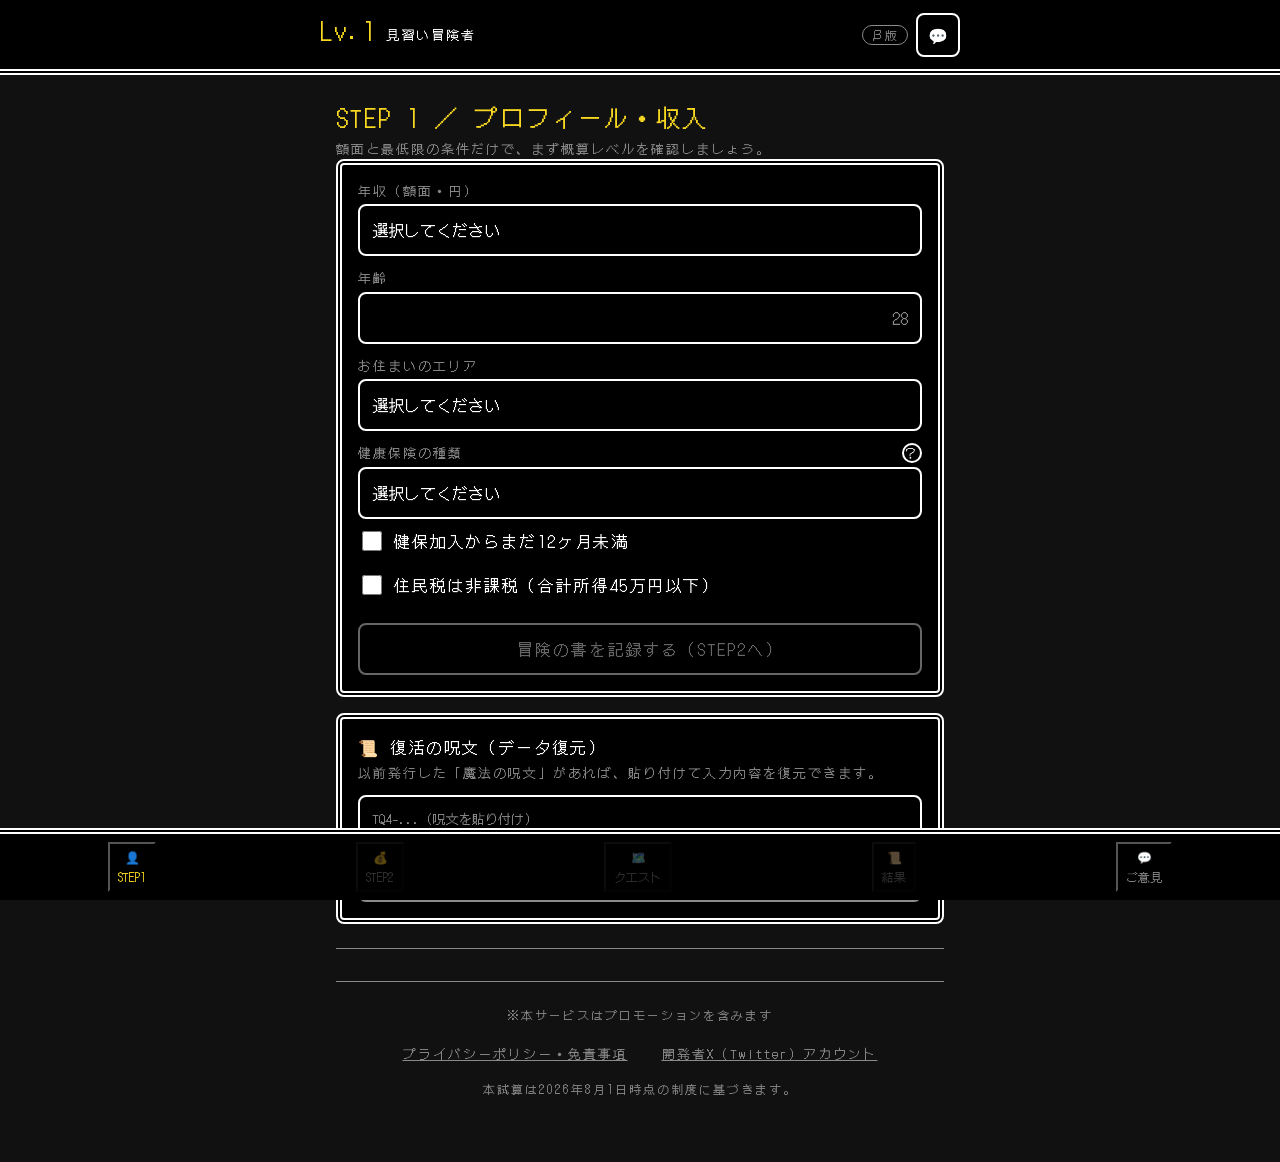
<file: index.html>
<!DOCTYPE html>
<html lang="ja">
<head>
<meta charset="UTF-8">
<meta name="viewport" content="width=device-width, initial-scale=1, viewport-fit=cover">
<!-- §7.5 SEO・OGP：タイトル・説明文はSPEC記載の確定文言をそのまま使用する。
     ★「FP監修」の表記は実際に監修者を立てた場合のみ正しい。ダミーのまま公開しないこと（要確認・報告済み） -->
<title>【β版】FP監修｜手取り最大化シミュレーター てどりクエスト</title>
<meta name="description" content="【自分の手取りレベルがわかる！】公的保障を自動判定！無駄な固定費を削ってレベルを上げる完全無料Webアプリ。">

<!-- ★独自ドメイン tedori-quest.com の取得・Cloudflareへの紐づけが完了し、本番URLとして確定した
     （2026-08-08）。og:url・canonical とも本番の絶対URLで統一する。 -->
<link rel="canonical" href="https://tedori-quest.com/">

<!-- OGP -->
<meta property="og:type" content="website">
<meta property="og:site_name" content="てどりクエスト">
<meta property="og:title" content="【β版】FP監修｜手取り最大化シミュレーター てどりクエスト">
<meta property="og:description" content="【自分の手取りレベルがわかる！】公的保障を自動判定！無駄な固定費を削ってレベルを上げる完全無料Webアプリ。">
<meta property="og:url" content="https://tedori-quest.com/">
<!-- ★og:image は1200×630pxの画像ファイルが必要。URL自体は本番ドメイン確定済みだが、
     画像ファイル本体（og-image.png）はまだ用意できていない（要確認・報告済み） -->
<meta property="og:image" content="https://tedori-quest.com/og-image.png">
<meta property="og:image:width" content="1200">
<meta property="og:image:height" content="630">
<meta property="og:locale" content="ja_JP">
<meta name="twitter:card" content="summary_large_image">
<meta name="twitter:title" content="【β版】FP監修｜手取り最大化シミュレーター てどりクエスト">
<meta name="twitter:description" content="【自分の手取りレベルがわかる！】公的保障を自動判定！無駄な固定費を削ってレベルを上げる完全無料Webアプリ。">
<meta name="twitter:image" content="https://tedori-quest.com/og-image.png">

<!-- ファビコン。β版は画像素材を持たないため絵文字ベースのSVGで代替する（§6.2.13：テキスト・絵文字のみで構成する方針と整合） -->
<link rel="icon" type="image/svg+xml" href="./favicon.svg">
<link rel="apple-touch-icon" href="./favicon.svg">
<link rel="manifest" href="./manifest.json">
<meta name="theme-color" content="#000000">

<!-- ★クラシックRPG風デザイン改修（2026-08-08）：ドット絵風フォント「DotGothic16」をGoogle Fontsから読み込む。
     js/vendor.js経由ではなくCSSフォントのため、ここに直接記載する（Node-Ready原則はJSのCDN読み込みが対象）。 -->
<link rel="preconnect" href="https://fonts.googleapis.com">
<link rel="preconnect" href="https://fonts.gstatic.com" crossorigin>
<link href="https://fonts.googleapis.com/css2?family=DotGothic16&display=swap" rel="stylesheet">

<link rel="stylesheet" href="./style.css">

<!-- §7.6 アナリティクス：Cloudflare Web Analytics（Cookieレス・同意バナー不要）。
     ★data-cf-beacon のトークンは Cloudflare Pages 側でサイト登録後に発行される値に
       差し替えること。REPLACE_WITH_CLOUDFLARE_WEB_ANALYTICS_TOKEN のままだと計測は機能しないため、
       サイト登録後に実トークンへ差し替えること。値を直書きせず環境で管理する方式への変更は
       別途検討する。 -->
<script defer src="https://static.cloudflareinsights.com/beacon.min.js"
        data-cf-beacon='{"token": "REPLACE_WITH_CLOUDFLARE_WEB_ANALYTICS_TOKEN"}'></script>
</head>
<body>

<!-- ============================================================
     常時可視ヘッダー（position:sticky で追従）。画面3のクエスト解呪時の
     レベルアップ演出（js/app.js triggerLevelUpEffect）もここに適用する。
     ============================================================ -->
<header class="app-header">
  <div class="app-header__inner">
    <div class="app-header__row">
      <div>
        <span class="app-header__level" data-level-display>Lv.<span data-bind="text:displayLevel">1</span></span>
        <span class="app-header__rank" data-bind="text:rankTitle">見習い冒険者</span>
      </div>
      <div style="display:flex; align-items:center; gap:.5rem;">
        <span class="app-header__badge">β版</span>
        <button type="button" class="btn-icon" data-action="openFeedback" aria-label="ご意見・ご要望を送る">💬</button>
      </div>
    </div>
    <!-- ★レベル進捗ゲージ（画面3・4専用。js/ui.js の syncHeaderGauge が管理）。
         画面1・2では入力中にレベルが動かない仕様のため、ここは非表示になる（hidden属性で制御）。 -->
    <div class="progress" data-level-gauge><div class="progress__fill"></div></div>
  </div>
</header>

<main>

  <!-- ============================================================
       画面1／STEP1：プロフィール・収入入力
       ============================================================ -->
  <section class="screen" data-screen="1">
    <h2>STEP 1 ／ プロフィール・収入</h2>
    <p class="section-lead">額面と最低限の条件だけで、まず概算レベルを確認しましょう。</p>

    <div class="card">
      <div class="field">
        <label class="field__label" for="in-annualSalary">年収（額面・円）</label>
        <select id="in-annualSalary" class="input input--select" data-model="userProfile.annualSalary"
                data-annual-salary-select></select>
      </div>
      <div class="field">
        <label class="field__label" for="in-age">年齢</label>
        <input id="in-age" type="text" inputmode="numeric" pattern="[0-9,]*" class="input"
               placeholder="28" autocomplete="off" enterkeyhint="done"
               data-model="userProfile.age" data-composing="0">
      </div>
      <div class="field">
        <label class="field__label" for="in-area">お住まいのエリア</label>
        <select id="in-area" class="input input--select" data-model="userProfile.area">
          <option value="" disabled selected>選択してください</option>
          <option value="tokyo">東京都</option>
          <option value="osaka">大阪府</option>
          <option value="urban">地方主要都市</option>
          <option value="other">その他地域</option>
        </select>
      </div>

      <!-- ★新クエスト【都市部のマイカー（過剰装備）】：エリアが東京都・大阪府の時のみ表示する。
           表示切替はjs/ui.jsのrender()内で state.userProfile.area を見て同期する
           （data-conditional-field="hasCar" の既存欄と同じ仕組み。状態駆動にすることで
           ページ再読込・呪文復元直後でも正しい表示状態を再現できる）。 -->
      <div id="urban-area-container" data-conditional-field="urbanArea" hidden style="margin-top: 10px;">
          <label class="rpg-checkbox-label">
              <input type="checkbox" id="urban-area-check" data-model="userProfile.isUrbanAreaCar">
              <span class="rpg-checkbox-text">東京23区、または大阪市内に住んでいる</span>
          </label>
      </div>

      <div class="field">
        <div class="field__label-row">
          <label class="field__label" for="in-insuranceType">健康保険の種類</label>
          <details class="tip">
            <summary aria-label="ヒントを見る">？</summary>
            <p class="tip__text">協会けんぽは中小企業で一般的です。健康保険組合（大企業などに多い）の場合、会社独自の「付加給付」があり、医療費の自己負担がさらに少なくなる（月2.5万円上限など）ケースがあります。</p>
          </details>
        </div>
        <select id="in-insuranceType" class="input input--select" data-model="userProfile.insuranceType">
          <option value="" disabled selected>選択してください</option>
          <option value="association">協会けんぽ</option>
          <option value="kumiai">健康保険組合</option>
        </select>
      </div>
      <label class="field-check">
        <input type="checkbox" data-model="userProfile.isUnderOneYear">
        健保加入からまだ12ヶ月未満
      </label>
      <label class="field-check">
        <input type="checkbox" data-model="userProfile.isResidentTaxExempt">
        住民税は非課税（合計所得45万円以下）
      </label>

      <button type="button" class="btn btn--block" style="margin-top:1rem;" data-action="startDiagnosis" data-requires-step1 disabled>
        冒険の書を記録する（STEP2へ）
      </button>
    </div>

    <!-- ★最終結果画面（旧画面4）から移動（ユーザーテストフィードバック改修・2026-08-08）：
         データ復元はプロフィール入力の近くにある方が発見しやすいため。 -->
    <div class="card">
      <p class="card__title">📜 復活の呪文（データ復元）</p>
      <p class="section-lead">以前発行した「魔法の呪文」があれば、貼り付けて入力内容を復元できます。</p>
      <div class="field spell-restore">
        <input type="text" class="input" placeholder="TQ4-...（呪文を貼り付け）" aria-label="魔法の呪文を貼り付けて復元" id="in-spell-code">
        <button type="button" class="btn btn--ghost" data-action="restoreSpell">復元</button>
      </div>
    </div>
  </section>

  <!-- ============================================================
       画面2／STEP2：固定費入力（公的保障診断・通信・保険・サブスク・家賃・車）
       ============================================================ -->
  <section class="screen" data-screen="2" hidden>
    <h2>STEP 2 ／ 固定費入力</h2>
    <p class="section-lead">現状の金額を入力すると、全国平均・理想の目標値との差からクエストが自動生成されます。</p>

    <!-- --- 公的保障の診断（STEP1の収入から自動算出） --- -->
    <div class="card">
      <p class="card__title">💊 高額療養費の自己負担上限（月額）</p>
      <p class="data-value">
        ¥<span data-bind="text:selfPayCap">0</span>
      </p>
    </div>
    <div class="card">
      <p class="card__title">🛡️ 傷病手当金の日額</p>
      <p class="data-value">
        ¥<span data-bind="text:injuryDaily">0</span> / 日
      </p>
      <p class="section-lead">通算1年6ヶ月まで支給されます（連続3日の待期後・4日目から）。</p>
    </div>

    <!-- --- 通信費（スマホ） ---
         ★ざっくり選択方式（フェーズ4・2026-08-09）：正確な円額入力からレンジ選択に変更した。
           目安バー（cost-bar）は実額前提のため廃止し、選択したレンジのラベル自体が
           目安として機能する。 -->
    <div class="card">
      <p class="card__title">📶 通信費（スマホ）</p>
      <div class="field">
        <label class="field__label" for="telecom">現状（月額）</label>
        <select id="telecom" class="input input--select" data-model="fixedCosts.smartphone">
          <option value="" selected disabled>選択してください</option>
          <option value="10000_over">10,000円以上</option>
          <option value="5000_9999">5,000円〜9,999円</option>
          <option value="4999_under">4,999円以下</option>
          <option value="unknown">わからない / 調べていない</option>
        </select>
      </div>
    </div>

    <!-- --- 光回線・通信費（ざっくり選択方式） --- -->
    <div class="card">
      <p class="card__title">🌐 光回線・通信費（月額）</p>
      <div class="field">
        <label class="field__label" for="internet">現状（月額。契約なしの場合は「わからない」を選択）</label>
        <select id="internet" class="input input--select" data-model="fixedCosts.internetMonthly">
          <option value="" selected disabled>選択してください</option>
          <option value="6000_over">6,000円以上</option>
          <option value="4000_5999">4,000円〜5,999円</option>
          <option value="3999_under">3,999円以下</option>
          <option value="unknown">わからない / 未契約</option>
        </select>
      </div>
    </div>

    <!-- --- 医療保険（ざっくり選択方式） --- -->
    <div class="card">
      <p class="card__title">🏥 医療保険</p>
      <div class="field">
        <div class="field__label-row">
          <label class="field__label" for="medical_insurance">現状（月額）</label>
          <details class="tip">
            <summary aria-label="ヒントを見る">？</summary>
            <p class="tip__text">公的医療保険（高額療養費制度など）があるため、本当に民間の医療保険が必要か見直す余地があります。生命保険料控除で税金が安くなるからと加入する方もいますが、戻ってくる税金よりも支払う保険料の方が高くなるため、節税目的での加入はおすすめしません。</p>
          </details>
        </div>
        <select id="medical_insurance" class="input input--select" data-model="fixedCosts.medicalInsurance">
          <option value="" selected disabled>選択してください</option>
          <option value="20000_over">20,000円以上</option>
          <option value="10000_19999">10,000円〜19,999円</option>
          <option value="5000_9999">5,000円〜9,999円</option>
          <option value="4999_under">4,999円以下</option>
          <option value="unknown">わからない / 未加入</option>
        </select>
      </div>
    </div>

    <!-- --- 火災保険（ざっくり選択方式） --- -->
    <div class="card">
      <p class="card__title">🔥 火災保険（家財保険）</p>
      <div class="field">
        <div class="field__label-row">
          <label class="field__label" for="fire_insurance">現状（月額換算）</label>
          <details class="tip">
            <summary aria-label="ヒントを見る">？</summary>
            <p class="tip__text">賃貸の契約時に不動産屋で加入した場合、月833円（年額1万円）相当のプランに入らされていることが一般的です。</p>
          </details>
        </div>
        <select id="fire_insurance" class="input input--select" data-model="fixedCosts.fireInsurance">
          <option value="" selected disabled>選択してください</option>
          <option value="1000_over">1,000円以上（2年で2.4万円以上）</option>
          <option value="500_999">500円〜999円（2年で1〜2万円台）</option>
          <option value="499_under">499円以下（2年で1万円未満）</option>
          <option value="unknown">わからない / 調べていない</option>
        </select>
      </div>
    </div>

    <!-- --- NHK受信料 --- -->
    <div class="card">
      <p class="card__title">📺 NHK受信料</p>
      <div class="field">
        <label class="field__label" for="in-nhkPlan">契約状況</label>
        <select id="in-nhkPlan" class="input input--select" data-model="fixedCosts.nhkPlan">
          <option value="none" selected>支払いなし</option>
          <option value="terrestrial">地上契約（月1,100円）</option>
          <option value="satellite">衛星契約（月1,950円）</option>
        </select>
      </div>

      <div class="cost-bar" data-cost-bar="nhk">
        <div class="cost-bar__track">
          <div class="cost-bar__fill"></div>
          <span class="cost-bar__marker cost-bar__marker--average" data-cost-marker="average"></span>
          <span class="cost-bar__marker cost-bar__marker--ideal" data-cost-marker="ideal"></span>
        </div>
        <div class="cost-bar__legend">
          <span>理想 0円</span>
          <span>全国平均 ¥1,950</span>
        </div>
      </div>
    </div>

    <!-- --- サブスクリプション ---
         ★UI刷新（ゲーミフィケーション改修v3・2026-08-08）：ラジオボタンのハードコードUIを廃止し、
           SUBSCRIPTION_PLANS を唯一の情報源としてアコーディオン＋チェックボックス＋
           プログレッシブディスクロージャー方式へ全面刷新した。カテゴリ・サービス・プランの
           DOM構造は js/ui.js populateSubscriptionAccordion() が起動時に一度だけ組み立てる
           （静的データのため差分描画の対象外。以後は checked/select値/バッジのみ同期する）。 -->
    <div class="card">
      <p class="card__title">🎬 デジタルサブスク</p>
      <p class="section-lead">契約しているサービスに [*] を入れると、プランを選べます。</p>

      <div class="sub-accordion-group" data-sub-categories></div>

      <p class="empty-state" data-bind="toggle:hasSubscription">
        ✅ サブスクを選択しています。上のカテゴリから内容を確認・変更できます。
      </p>

      <!-- ★索敵クエスト：サブスクの明細を見ていない（わからない）場合の独立チェックボックス。
           既存の.field/data-modelパターンと同じ状態保存の仕組みに乗せる（js/calc.js
           evaluateSubscriptionQuests参照）。 -->
      <label class="rpg-checkbox-label" style="margin-top: 15px; padding: 10px; border: 1px dashed #F8D820; border-radius: 8px;">
          <input type="checkbox" id="sub-unknown-check" data-model="selections.subscriptionUnknown">
          <span class="rpg-checkbox-text" style="color: #F8D820;">サブスクの明細を見ていない（わからない）</span>
      </label>

      <!-- ★リアル課金（手動入力）。ジム・習い事など、定額プランに当てはまらない契約を受ける枠。
           config.js OTHER_SUBSCRIPTION_PRESETS（＋「その他」自由入力1行）を、デジタル版と同じ
           アコーディオン＋RPG風チェックボックスで並べる（js/ui.js populateRealChargeAccordion）。
           数値・ラベルの入力欄自体は data-other-sub-id/data-other-sub-field の既存デリゲーションを
           そのまま流用する（フォーカス中の入力欄には書き戻さない＝CLAUDE.md 制約5）。 -->
      <details class="sub-category" style="margin-top:1rem;">
        <summary>
          <span>▶ リアル課金（手動入力）</span>
          <span class="sub-badge" data-real-charge-badge></span>
        </summary>
        <div class="sub-category__body" data-real-charge-list></div>
      </details>

      <div class="cost-bar" data-cost-bar="subscriptions" style="margin-top:1rem;">
        <div class="cost-bar__track">
          <div class="cost-bar__fill"></div>
          <span class="cost-bar__marker cost-bar__marker--average" data-cost-marker="average"></span>
          <span class="cost-bar__marker cost-bar__marker--ideal" data-cost-marker="ideal"></span>
        </div>
        <div class="cost-bar__legend">
          <span>理想 1,000円以下</span>
          <span>全国平均 ¥2,500</span>
        </div>
      </div>
    </div>

    <!-- --- 家賃（参考枠・レベル非算入） ---
         🔴 家賃を見直してもレベルは上がらないため、視覚的にも分離し「参考」と明記する。 -->
    <div class="card">
      <p class="card__title">🏠 家賃（参考）</p>
      <p class="section-lead">
        ※ 家賃はレベルの計算に含まれません（引っ越し初期費用が高いため、参考情報として分離しています）。
      </p>
      <div class="field">
        <label class="field__label" for="in-rent">家賃（円）</label>
        <input id="in-rent" type="text" inputmode="numeric" pattern="[0-9,]*" class="input"
               placeholder="59,000" autocomplete="off" enterkeyhint="done"
               data-model="fixedCosts.rent" data-composing="0">
        <p class="help-text" style="font-size: 0.8em; color: #666; margin-top: 4px;">※おおよその金額でOK！</p>
      </div>

      <!-- ★常時表示の適正判定メーター。差額が0円/超過なしの場合でも
           「多め・適正・控えめ」を必ず表示する（金額が動くたびに再計算される）。 -->
      <p class="rent-meter__verdict" data-bind="text:rentJudgeText">エリアと家賃を入力すると判定が表示されます</p>
      <div class="rent-meter">
        <div class="rent-meter__bar" data-bind="progress:rentMeterPct">
          <div class="rent-meter__fill"></div>
          <span class="rent-meter__marker rent-meter__marker--average" data-rent-marker="average"></span>
          <span class="rent-meter__marker rent-meter__marker--limit" data-rent-marker="limit"></span>
        </div>
        <div class="rent-meter__legend">
          <span><i class="rent-meter__dot rent-meter__dot--average" aria-hidden="true"></i>地域平均 ¥<span data-bind="text:rentAreaAverage">0</span></span>
          <span><i class="rent-meter__dot rent-meter__dot--limit" aria-hidden="true"></i>上限目安（手取りの30%）</span>
        </div>
      </div>

      <p class="section-lead" style="margin-top:.75rem;">
        地域平均との差額：¥<span data-bind="text:rentOverMarket">0</span> / 月
      </p>
      <p class="section-lead">
        引っ越し費用の回収年数：<span data-bind="text:rentPaybackYears">—</span> 年
      </p>
    </div>

    <!-- --- 自動車（保険・駐車場代）。家賃の直下に配置 --- -->
    <div class="card">
      <p class="card__title">🚗 自動車保険・駐車場代</p>
      <label class="field-check">
        <input type="checkbox" data-model="fixedCosts.hasCar">
        自動車を所有している
      </label>

      <div data-conditional-field="hasCar" hidden>
        <div class="field">
          <label class="field__label" for="car_insurance">自動車保険（月額換算）</label>
          <select id="car_insurance" class="input input--select" data-model="fixedCosts.carInsurance">
            <option value="" selected disabled>選択してください</option>
            <option value="10000_over">10,000円以上</option>
            <option value="5000_9999">5,000円〜9,999円</option>
            <option value="4999_under">4,999円以下</option>
            <option value="unknown">わからない / 車なし</option>
          </select>
        </div>

        <div class="field">
          <label class="field__label" for="in-parking">駐車場代（月額）</label>
          <input id="in-parking" type="text" inputmode="numeric" pattern="[0-9,]*" class="input"
                 placeholder="8,000" autocomplete="off" enterkeyhint="done"
                 data-model="fixedCosts.parking" data-composing="0">
        </div>
        <div class="cost-bar" data-cost-bar="parking">
          <div class="cost-bar__track">
            <div class="cost-bar__fill"></div>
            <span class="cost-bar__marker cost-bar__marker--average" data-cost-marker="average"></span>
          </div>
          <div class="cost-bar__legend">
            <span data-cost-average-label>エリア平均 ¥8,000</span>
            <span>※駐車場代はクエスト判定の対象外です</span>
          </div>
        </div>
      </div>
    </div>

    <!-- --- EX装備確認（クレジットカード）：エクストラクエスト フェーズ1 ---
         ★任意入力。回答はstate.selections.exCreditに保存するのみで、判定ロジックは
           後続フェーズで実装する（今回はUIとState保存まで）。 -->
    <div class="card">
      <p class="card__title card__title--ex">▼ 【EX】現在の装備（クレジットカード）の確認</p>
      <p class="section-lead">
        ここから先は、より手取りを増幅させたい者向けの「任意の」質問だ。答えなくても冒険は進められるが、答えておけば後でいいことがあるかもしれないぞ。
      </p>
      <div class="field">
        <label class="field__label" for="credit-main">メインカード（一番よく使うカード）の特徴</label>
        <select id="credit-main" class="input input--select" data-model="selections.exCredit.main">
          <option value="none">未選択</option>
          <option value="low_rate">還元率0.5%前後、またはよくわからない</option>
          <option value="unreached_100">年間100万円利用で無料・特典があるが、届くか微妙</option>
          <option value="unreached_hotel">ホテル宿泊・マイル特化の高額年会費だが、元が取れているか微妙</option>
          <option value="high_rate">還元率1.0%以上の高還元カード</option>
        </select>
      </div>
      <div class="field">
        <label class="field__label" for="credit-sub">使っていないカード（休眠カード）の有無</label>
        <select id="credit-sub" class="input input--select" data-model="selections.exCredit.sub">
          <option value="none">未選択</option>
          <option value="has_sleep">使っていないが、年会費がかかっている（または把握していない）カードがある</option>
          <option value="no_sleep">使っていないカードはない／年会費無料のみ</option>
        </select>
      </div>
    </div>

    <!-- --- EX装備確認（税金対策・錬金術）：ふるさと納税／iDeCo ---
         ★任意入力。回答はstate.selections.furusato/idecoに保存し、js/selectors.jsが
           isExtra:trueのEXクエストとして生成する（未習得の場合のみ）。既存の.field/data-model
           の状態保存パターンをそのまま流用する（専用のイベントリスナーは追加しない）。 -->
    <div class="card">
      <h3 style="color: #F8D820; margin-top: 20px; font-size: 1.1em;">▼ 【EX】高度な錬金術（税金対策）の習得状況</h3>
      <p class="help-text" style="font-size: 0.8em; margin-bottom: 10px;">※分からなければ「未習得」で進んで構わないぞ。</p>
      <div class="field">
        <label class="field__label" for="furusato">ふるさと納税</label>
        <select id="furusato" class="input input--select" data-model="selections.furusato">
          <option value="none">未選択</option>
          <option value="doing">習得済（毎年やっている）</option>
          <option value="not_doing">未習得 / わからない</option>
        </select>
      </div>
      <div class="field">
        <label class="field__label" for="ideco">iDeCo（確定拠出年金）</label>
        <select id="ideco" class="input input--select" data-model="selections.ideco">
          <option value="none">未選択</option>
          <option value="doing">習得済（やっている）</option>
          <option value="not_doing">未習得 / わからない</option>
        </select>
      </div>
    </div>

    <button type="button" class="btn btn--block" style="margin-top:1.5rem;" data-action="generateQuests">
      クエストへ行く
    </button>
    <button type="button" class="btn btn--ghost btn--block" style="margin-top:.75rem;" data-action="goToScreen1">
      ← 戻る
    </button>
  </section>

  <!-- ============================================================
       画面3：クエスト一覧とレベルアップ可視化
       ============================================================ -->
  <section class="screen" data-screen="3" hidden>
    <h2>クエスト一覧</h2>
    <p class="section-lead">
      発見された魔道障壁の合計節約可能額：¥<span data-bind="text:questTotalSaving">0</span> / 月
    </p>
    <p class="section-lead">アコーディオンの「解呪完了」をチェックするたびにレベルが上がります。上部のレベル表示に注目してください。</p>

    <!-- クエストは js/selectors.js buildQuestList() の結果から js/ui.js が動的生成する
         （固定費クエスト＋クレジットカードクエスト。QUEST_CATALOG の静的転記ではない）。
         0件の場合は伝説の勇者カードを表示する（data-legendary-hero）。
         ★固定費が未入力（合計0円）の初期状態では、結果エリア全体を非表示にする
         （toggle:hasFixedCostInput）。 -->
    <div data-bind="toggle:hasFixedCostInput">
      <ul class="quest-list" data-quest-list></ul>
      <div class="card card--legendary" data-legendary-hero hidden></div>
    </div>

    <!-- ★EXクエスト（フェーズ2〜3）：state.selections.exCredit（STEP2「EX装備確認」）の回答から
         js/selectors.js buildQuestList() が isExtra:true として生成したクエストのみを、
         js/ui.js が通常のdata-quest-listとは別に振り分けて描画する。
         外側div#ex-quest-listは表示・非表示の制御とアンロック演出メッセージの挿入先、
         内側ul[data-ex-quest-items]がクエスト<li>の描画先（構造をulの直接の子に限定するため分離）。
         ★フェーズ3：通常クエストが3件以上の場合は初期状態でdisplay:noneにし、
           通常クエストを累計2件解呪した瞬間にjs/ui.jsが表示へ切り替える
           （js/selectors.js exQuestUnlocked参照）。ゴールド枠の特別デザインはstyle.css
           .quest-item--exが担う。 -->
    <div id="ex-quest-list" style="display:none; margin-top:2rem;">
      <ul class="quest-list" data-ex-quest-items></ul>
    </div>

    <!-- --- 真の最終クエスト（NISA）：フェーズ4 ---
         ★通常クエスト（isExtraが falsy なもの）がすべて解呪された時にのみ出現する。
           js/ui.js syncTrueEndQuest() が表示制御と #true-end-quest の中身を組み立てる
           （CLAUDE.md 制約5により innerHTML は使わず createElement で構築する）。 -->
    <div id="true-end-container" style="display: none; margin-top: 30px;">
        <div class="true-end-msg" style="color: #F8D820; font-weight: bold; text-align: center; margin-bottom: 15px;">
            【完全浄化達成】すべての魔道障壁は消え去った！真の防御力を手に入れた勇者よ、次なる冒険の扉が開かれた！
        </div>
        <div id="true-end-quest" class="quest-item quest-item--true-end">
            <!-- js/ui.js syncTrueEndQuest() が動的に中身を生成する -->
        </div>
    </div>

    <!-- --- クレジットカード診断（優先度を下げ、クエスト一覧より下に配置） ---
         ★機能一時凍結中（2026-08-08）：入力UI・クエスト判定ともに非表示にする。
           今後の改修に備え、マークアップ・ロジックは削除せず hidden 属性で隠すだけに留める。 -->
    <div class="card" style="margin-top:2rem;" hidden>
      <p class="card__title">💳 保有カード</p>
      <details class="field-hint">
        <summary>ℹ️ なぜ入力するのですか？</summary>
        <p>
          メインカードの還元率、使っていないカードの年会費、
          目標決済額に届いていないカードの有無から、
          あなたの決済額に見合ったカード構成かどうかを自動判定します。
        </p>
      </details>
      <div class="field">
        <label class="field__label" for="in-cardMain">メインカード</label>
        <select id="in-cardMain" class="input input--select" data-model="creditCards.main" data-card-select="main">
          <option value="" data-placeholder>選択してください</option>
        </select>
      </div>
      <div class="field">
        <label class="field__label" for="in-cardSub">サブカード（任意）</label>
        <select id="in-cardSub" class="input input--select" data-model="creditCards.sub" data-card-select="sub">
          <option value="" data-placeholder>なし</option>
        </select>
      </div>
      <div class="field">
        <p class="field__label">その他保有しているカード（複数選択可）</p>
        <div class="card-checklist" data-card-others></div>
      </div>
    </div>

    <button type="button" class="btn btn--block" style="margin-top:1.5rem;" data-action="goToFinalResult">
      魔法陣を起動する（診断結果へ）
    </button>
    <button type="button" class="btn btn--ghost btn--block" style="margin-top:.75rem;" data-action="goToScreen2">
      ← 固定費入力に戻る
    </button>
  </section>

  <!-- ============================================================
       画面4：最終結果・あなたの称号・SNSシェア
       ============================================================ -->
  <section class="screen" data-screen="4" hidden>
    <h2>あなたの称号</h2>

    <!-- ★capture-safe クラスは captureCard() がキャプチャ処理中だけ動的に付与する（§4.4）。
         html2canvas非対応プロパティ(backdrop-filter/filter/box-shadow等)を無効化するため。
         ★節約金額のテキストは二重枠ウィンドウ（.card.karte）の外側に配置し、下部で目立たせる
           （ユーザーテストフィードバック改修）。画像保存・PDF出力の対象には引き続き含めたいため、
           #karte-capture-target自体は.card.karteより一回り広く取り、その中でカードの外に置く。 -->
    <div id="karte-capture-target">
      <div class="card karte">
        <p class="karte__level">Lv.<span data-bind="text:displayLevel">1</span></p>
        <p class="karte__level-growth">開始時 Lv.<span data-bind="text:startLevel">1</span> ➔ 最終 Lv.<span data-bind="text:displayLevel">1</span></p>
        <p class="karte__rank" data-bind="text:rankTitle">見習い冒険者</p>
      </div>

      <p class="karte__amount-outside">
        解呪済みクエストの合計で月額
        <strong class="karte__amount-value" data-bind="text:completedSavingFormatted">0</strong> 円
        の手取りを取り戻しました
        <small class="karte__disclaimer">
          （試算値です。実際の給付額・控除額とは異なる可能性があります）
        </small>
      </p>
    </div>

    <!-- ★索敵クエスト後の「復活の呪文（セーブ）」案内強化：発生したクエストのタイトルに
         【索敵】が含まれる場合のみ、js/ui.jsのsyncScoutWarningBanner()がdisplay:blockに切り替える。
         最初からdisplay:none;で配置し、JSでのDOM新規生成は行わない。 -->
    <div id="scout-warning-banner" style="display: none; background-color: #ffeb3b; color: #d32f2f; padding: 15px; border: 2px dashed #d32f2f; border-radius: 8px; margin-bottom: 20px; font-weight: bold; text-align: center;">
        【一時離脱の推奨】<br>
        敵の姿（明細や証券）が見えない時は、無理に戦わず一度ログアウトせよ！<br>
        下にある『復活の呪文』をコピーしておけば、いつでもこの状態から再開できるぞ！
    </div>

    <div class="karte-actions">
      <button type="button" class="btn btn--accent" data-action="shareX">🐦 Xでシェア</button>
      <button type="button" class="btn" data-action="saveKarte">🖼️ 画像で保存</button>
      <button type="button" class="btn btn--ghost btn-copy-spell" data-action="copySpell">📜 魔法の呪文をコピー</button>
      <button type="button" class="btn btn--ghost btn-copy-spell" data-action="exportPdf">📄 PDFとして出力する</button>
    </div>

    <button type="button" class="btn btn--ghost btn--block" style="margin-top:1.5rem;" data-action="goToScreen3">
      ← クエスト一覧に戻る
    </button>
    <button type="button" class="btn btn--ghost btn--block" style="margin-top:.75rem;" data-action="resetAdventure">
      🔄 冒険を最初から始める
    </button>
  </section>

  <!-- §7.4：法定表示（privacy.html）へは全ページのフッターからリンクする -->
  <footer class="app-footer">
    <p style="font-size: var(--fs-xs); color: var(--text-muted); margin-bottom: 8px;">※本サービスはプロモーションを含みます</p>
    <a class="app-footer__link" href="./privacy.html">プライバシーポリシー・免責事項</a>
    <a class="app-footer__link" href="https://x.com/TAB_6400" target="_blank" rel="noopener noreferrer">開発者X（Twitter）アカウント</a>
    <p class="app-footer__note">本試算は2026年8月1日時点の制度に基づきます。</p>
  </footer>

</main>

<!-- ============================================================
     ボトムナビ（iOS セーフエリア対応）。ウィザードUI改修（2026-08-08）で
     アンカースクロールから画面切替（data-action="goToScreenN"）に変更した。
     まだ到達していない画面はグレーアウトし、js/ui.js が data-current 属性で
     現在地を反映する（[disabled]はrender()側で制御する）。
     ============================================================ -->
<nav class="bottom-nav" aria-label="画面移動">
  <button type="button" class="bottom-nav__item" data-action="goToScreen1" data-nav-screen="1"><span aria-hidden="true">👤</span>STEP1</button>
  <button type="button" class="bottom-nav__item" data-action="goToScreen2" data-nav-screen="2"><span aria-hidden="true">💰</span>STEP2</button>
  <button type="button" class="bottom-nav__item" data-action="goToScreen3" data-nav-screen="3"><span aria-hidden="true">🗺️</span>クエスト</button>
  <button type="button" class="bottom-nav__item" data-action="goToScreen4" data-nav-screen="4"><span aria-hidden="true">📜</span>結果</button>
  <button type="button" class="bottom-nav__item" data-action="openFeedback">
    <span aria-hidden="true">💬</span>ご意見
  </button>
</nav>

<!-- ============================================================
     レベル公開演出オーバーレイ（画面1→2・画面2→3の遷移時に使用）
     ============================================================ -->
<div id="level-reveal" class="level-reveal" hidden>
  <div class="level-reveal__panel">
    <p class="level-reveal__label" data-level-reveal-label>あなたの初期レベルは…</p>
    <p class="level-reveal__value">Lv.<span data-level-reveal-value>1</span></p>
    <p class="level-reveal__sub" data-level-reveal-sub></p>
    <button type="button" class="btn btn--accent btn--block" data-action="dismissLevelReveal">次へ</button>
  </div>
</div>

<!-- ============================================================
     9. sheet-feedback — フィードバックのボトムシート（§3.6）
     ============================================================ -->
<div id="sheet-feedback" class="bottom-sheet" hidden>
  <div class="bottom-sheet__panel" role="dialog" aria-modal="true" aria-labelledby="feedback-heading">
    <div class="bottom-sheet__head">
      <h2 id="feedback-heading">ご意見をお聞かせください</h2>
      <button type="button" class="btn-icon" data-action="closeFeedback" aria-label="閉じる">✕</button>
    </div>

    <p class="field__label">使ってみてどうでしたか？</p>
    <div class="emotion-buttons" role="group" aria-label="使用感の評価">
      <button type="button" class="btn" data-feedback-emotion="good" aria-pressed="false">👍<br>最高だった</button>
      <button type="button" class="btn" data-feedback-emotion="normal" aria-pressed="false">😐<br>普通</button>
      <button type="button" class="btn" data-feedback-emotion="bad" aria-pressed="false">👎<br>イマイチ</button>
    </div>

    <p class="field__label" style="margin-top:1rem;">気になった点はありますか？（複数選択可）</p>
    <div class="chip-group" role="group" aria-label="カテゴリ">
      <button type="button" class="chip" data-feedback-category="calc" aria-pressed="false">数値や計算の間違いがある</button>
      <button type="button" class="chip" data-feedback-category="ux" aria-pressed="false">操作がわかりにくい</button>
      <button type="button" class="chip" data-feedback-category="request" aria-pressed="false">機能の要望</button>
      <button type="button" class="chip" data-feedback-category="good" aria-pressed="false">見やすくて良い</button>
    </div>

    <div class="field">
      <label class="field__label" for="in-feedback-comment">自由記述（任意）</label>
      <textarea id="in-feedback-comment" class="input" maxlength="1000" rows="4"
                placeholder="ご意見・ご感想をお聞かせください" data-composing="0"></textarea>
      <p class="feedback-note">
        ※メールアドレス・電話番号は自動的にマスクされます。返信をご希望の場合はXのDMへ
      </p>
    </div>

    <label class="field-check" style="margin-top:.75rem;">
      <input type="checkbox" id="in-feedback-demand">
      比較情報やおすすめサービスの情報も見たいですか？
    </label>

    <!-- Honeypot（スパム対策・非表示） -->
    <input type="text" name="botcheck" class="visually-hidden" tabindex="-1" autocomplete="off">

    <button type="button" class="btn btn--block" style="margin-top:1.25rem;" data-action="submitFeedback">
      送信する
    </button>
  </div>
</div>

<!-- 画像モーダル（iOS長押し保存の案内。§4.4③のフォールバック先。openSheet/closeSheetを流用する） -->
<div id="image-modal" class="bottom-sheet" hidden>
  <div class="bottom-sheet__panel" role="dialog" aria-modal="true" aria-labelledby="image-modal-heading">
    <div class="bottom-sheet__head">
      <h2 id="image-modal-heading">あなたの称号カード画像</h2>
      <button type="button" class="btn-icon" data-action="closeImageModal" aria-label="閉じる">✕</button>
    </div>
    <p class="image-modal__message section-lead">画像を長押しして保存してください</p>
    <img alt="てどりクエスト あなたの称号" class="image-modal__img">
  </div>
</div>

<!-- ============================================================
     冒険リセット確認モーダル（ユーザーテストフィードバック改修・2026-08-08）
     ★ブラウザ標準の window.confirm を廃止し、自作のカスタムモーダルに置き換えた。
     ============================================================ -->
<div id="sheet-reset-confirm" class="bottom-sheet" hidden>
  <div class="bottom-sheet__panel" role="dialog" aria-modal="true" aria-labelledby="reset-confirm-heading">
    <div class="bottom-sheet__head">
      <h2 id="reset-confirm-heading">確認</h2>
      <button type="button" class="btn-icon" data-action="closeResetConfirm" aria-label="閉じる">✕</button>
    </div>
    <p class="section-lead">これまでの冒険をやめて最初からやり直しますか？</p>
    <div class="karte-actions">
      <button type="button" class="btn btn--accent" data-action="confirmResetAdventure">はい</button>
      <button type="button" class="btn btn--ghost" data-action="closeResetConfirm">キャンセル</button>
    </div>
  </div>
</div>

<!-- トースト通知（§3.6・§4.5・§6.5 が参照する showToast の表示先。ui.js が制御する） -->
<div id="toast" class="toast" role="status" aria-live="polite" hidden></div>

<!-- Tips（？アイコン）用の透明バックドロップ。外側タップで確実に閉じるための土台
     （z-index競合・:focus-within競合を避けるため、CSSトリガーは[open]属性のみに限定する）。 -->
<div class="tip-backdrop" data-tip-backdrop hidden></div>

<!-- ============================================================
     PDF家計診断レポート専用テンプレート（FP提出用フォーマル書式）
     ★デザイン原本は pdf-template.html（プロジェクトルート）。そのHTML構造・CSSを
       style.css の #pdf-report-template スコープのスタイルとして移植済み
       （RPG画面との相互干渉を避けるため、すべてID起点のセレクタで完全に分離している）。
     ★通常画面には一切表示しない（style.css #pdf-report-template が既定 display:none）。
       js/ui.js exportFullReportPdf() が state から中身を組み立て直し、html2pdf.jsの
       キャプチャ対象にする。中身は完全にJSが動的に構築するため、ここは空の器のみ置く。
     ============================================================ -->
<div id="pdf-report-template"></div>

<script type="module" src="./js/app.js"></script>
</body>
</html>
</file>
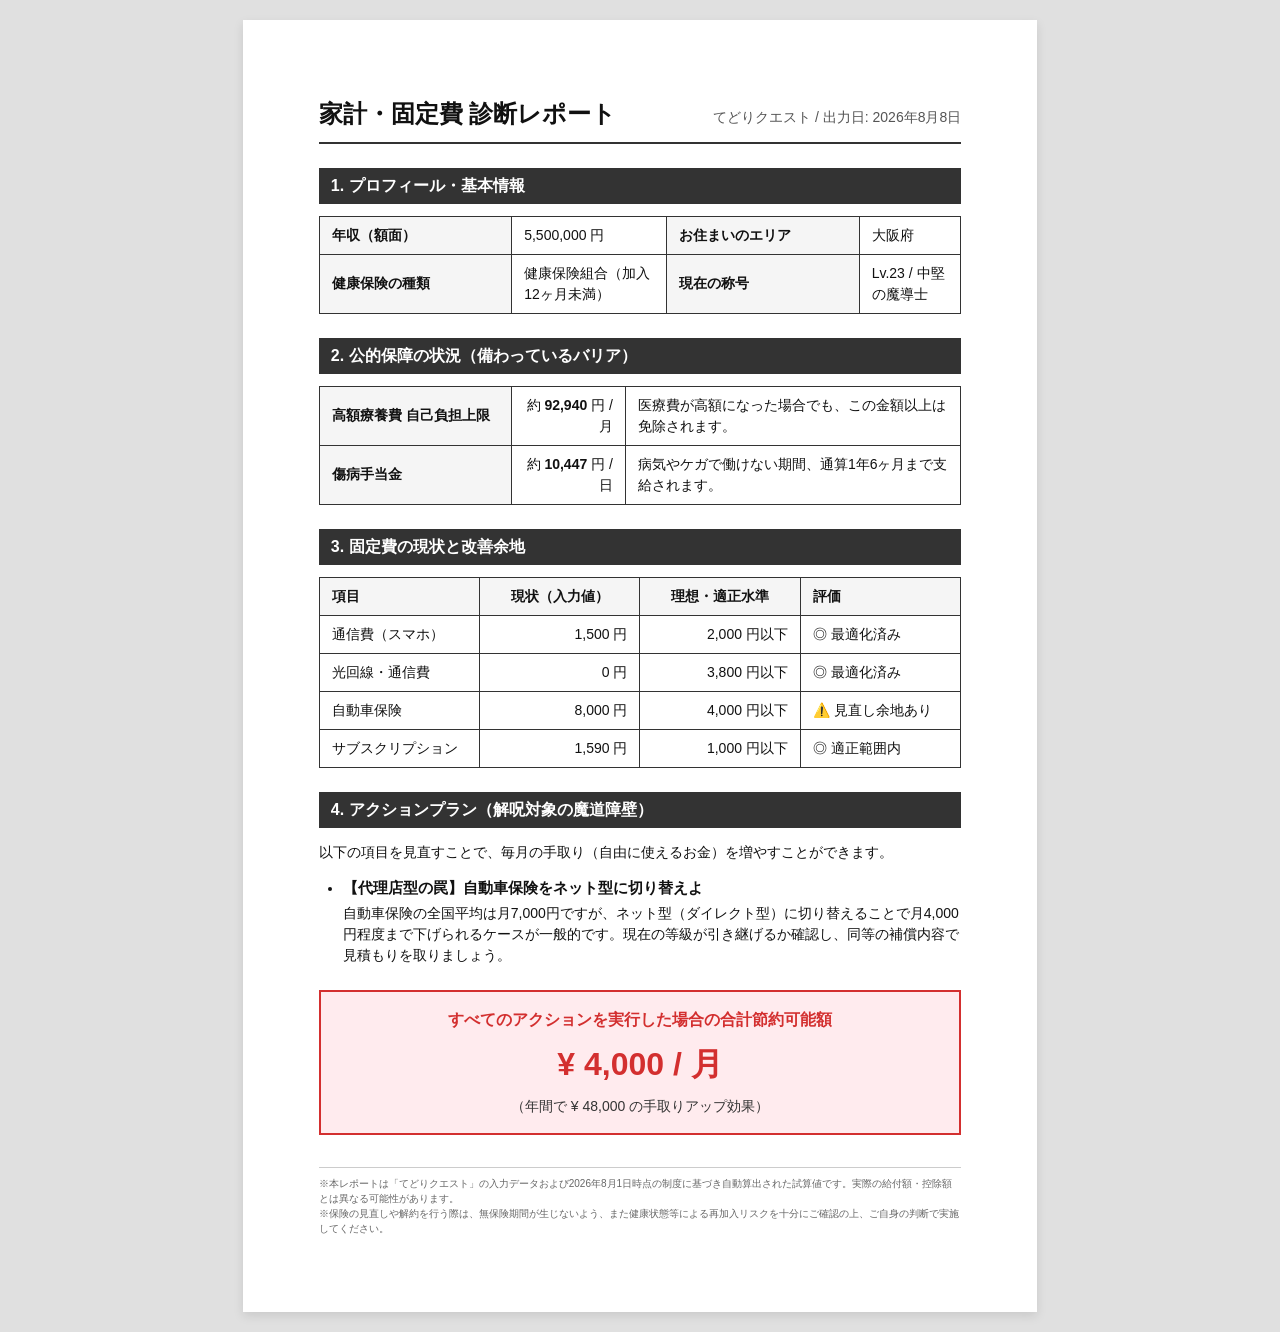
<file: pdf-template.html>
<!DOCTYPE html>
<html lang="ja">
<head>
<meta charset="UTF-8">
<meta name="viewport" content="width=device-width, initial-scale=1.0">
<title>てどりクエスト - 家計診断レポート</title>
<style>
    /* A4サイズの印刷を想定したベース設定 */
    :root {
        --print-width: 210mm;
        --border-color: #333333;
        --bg-light: #f5f5f5;
    }

    body {
        margin: 0;
        padding: 20px;
        background-color: #e0e0e0; /* プレビュー用の背景色 */
        font-family: "Helvetica Neue", Arial, "Hiragino Kaku Gothic ProN", "Hiragino Sans", Meiryo, sans-serif;
        color: #111;
        line-height: 1.5;
    }

    /* レポート本体（A4用紙のイメージ） */
    .report-container {
        width: var(--print-width);
        min-height: 297mm;
        margin: 0 auto;
        padding: 20mm;
        background-color: #ffffff;
        box-shadow: 0 4px 10px rgba(0,0,0,0.1);
        box-sizing: border-box;
    }

    h1 {
        font-size: 24px;
        text-align: center;
        border-bottom: 2px solid var(--border-color);
        padding-bottom: 10px;
        margin-top: 0;
        margin-bottom: 24px;
        display: flex;
        justify-content: space-between;
        align-items: baseline;
    }

    h1 .app-name {
        font-size: 14px;
        font-weight: normal;
        color: #555;
    }

    h2 {
        font-size: 16px;
        color: #fff;
        background-color: var(--border-color);
        padding: 6px 12px;
        margin-top: 24px;
        margin-bottom: 12px;
    }

    /* テーブル共通設定 */
    table {
        width: 100%;
        border-collapse: collapse;
        margin-bottom: 16px;
        font-size: 14px;
    }

    th, td {
        border: 1px solid var(--border-color);
        padding: 8px 12px;
    }

    th {
        background-color: var(--bg-light);
        text-align: left;
        width: 30%;
        font-weight: bold;
    }

    .num-align {
        text-align: right;
    }

    /* ハイライトボックス（合計節約可能額） */
    .highlight-box {
        border: 2px solid #d32f2f;
        background-color: #ffebee;
        padding: 16px;
        text-align: center;
        margin: 24px 0;
    }
    
    .highlight-box .title {
        font-size: 16px;
        font-weight: bold;
        color: #d32f2f;
        margin-bottom: 8px;
    }

    .highlight-box .amount {
        font-size: 32px;
        font-weight: bold;
        color: #d32f2f;
    }

    /* リスト設定 */
    .action-list {
        margin: 0;
        padding-left: 24px;
    }
    .action-list li {
        margin-bottom: 12px;
        font-size: 14px;
    }
    .action-list strong {
        display: block;
        font-size: 15px;
        margin-bottom: 4px;
    }

    /* 印刷時の設定 */
    @media print {
        body {
            background-color: transparent;
            padding: 0;
        }
        .report-container {
            box-shadow: none;
            width: 100%;
            margin: 0;
            padding: 0;
        }
    }

    .disclaimer {
        font-size: 10px;
        color: #666;
        margin-top: 32px;
        border-top: 1px solid #ccc;
        padding-top: 8px;
    }
</style>
</head>
<body>

<div class="report-container" id="pdf-report-template">
    <h1>
        <span>家計・固定費 診断レポート</span>
        <span class="app-name">てどりクエスト / 出力日: 2026年8月8日</span>
    </h1>

    <h2>1. プロフィール・基本情報</h2>
    <table>
        <tbody>
            <tr>
                <th>年収（額面）</th>
                <td>5,500,000 円</td>
                <th>お住まいのエリア</th>
                <td>大阪府</td>
            </tr>
            <tr>
                <th>健康保険の種類</th>
                <td>健康保険組合（加入12ヶ月未満）</td>
                <th>現在の称号</th>
                <td>Lv.23 / 中堅の魔導士</td>
            </tr>
        </tbody>
    </table>

    <h2>2. 公的保障の状況（備わっているバリア）</h2>
    <table>
        <tbody>
            <tr>
                <th>高額療養費 自己負担上限</th>
                <td class="num-align">約 <strong>92,940</strong> 円 / 月</td>
                <td>医療費が高額になった場合でも、この金額以上は免除されます。</td>
            </tr>
            <tr>
                <th>傷病手当金</th>
                <td class="num-align">約 <strong>10,447</strong> 円 / 日</td>
                <td>病気やケガで働けない期間、通算1年6ヶ月まで支給されます。</td>
            </tr>
        </tbody>
    </table>

    <h2>3. 固定費の現状と改善余地</h2>
    <table>
        <thead>
            <tr>
                <th style="width: 25%;">項目</th>
                <th style="width: 25%; text-align: center;">現状（入力値）</th>
                <th style="width: 25%; text-align: center;">理想・適正水準</th>
                <th style="width: 25%;">評価</th>
            </tr>
        </thead>
        <tbody>
            <tr>
                <td>通信費（スマホ）</td>
                <td class="num-align">1,500 円</td>
                <td class="num-align">2,000 円以下</td>
                <td>◎ 最適化済み</td>
            </tr>
            <tr>
                <td>光回線・通信費</td>
                <td class="num-align">0 円</td>
                <td class="num-align">3,800 円以下</td>
                <td>◎ 最適化済み</td>
            </tr>
            <tr>
                <td>自動車保険</td>
                <td class="num-align">8,000 円</td>
                <td class="num-align">4,000 円以下</td>
                <td>⚠️ 見直し余地あり</td>
            </tr>
            <tr>
                <td>サブスクリプション</td>
                <td class="num-align">1,590 円</td>
                <td class="num-align">1,000 円以下</td>
                <td>◎ 適正範囲内</td>
            </tr>
        </tbody>
    </table>

    <h2>4. アクションプラン（解呪対象の魔道障壁）</h2>
    <p style="font-size: 14px;">以下の項目を見直すことで、毎月の手取り（自由に使えるお金）を増やすことができます。</p>
    
    <ul class="action-list">
        <li>
            <strong>【代理店型の罠】自動車保険をネット型に切り替えよ</strong>
            自動車保険の全国平均は月7,000円ですが、ネット型（ダイレクト型）に切り替えることで月4,000円程度まで下げられるケースが一般的です。現在の等級が引き継げるか確認し、同等の補償内容で見積もりを取りましょう。
        </li>
    </ul>

    <div class="highlight-box">
        <div class="title">すべてのアクションを実行した場合の合計節約可能額</div>
        <div class="amount">¥ 4,000 / 月</div>
        <div style="font-size: 14px; margin-top: 8px; color: #333;">（年間で ¥ 48,000 の手取りアップ効果）</div>
    </div>

    <div class="disclaimer">
        ※本レポートは「てどりクエスト」の入力データおよび2026年8月1日時点の制度に基づき自動算出された試算値です。実際の給付額・控除額とは異なる可能性があります。<br>
        ※保険の見直しや解約を行う際は、無保険期間が生じないよう、また健康状態等による再加入リスクを十分にご確認の上、ご自身の判断で実施してください。
    </div>
</div>

</body>
</html>
</file>
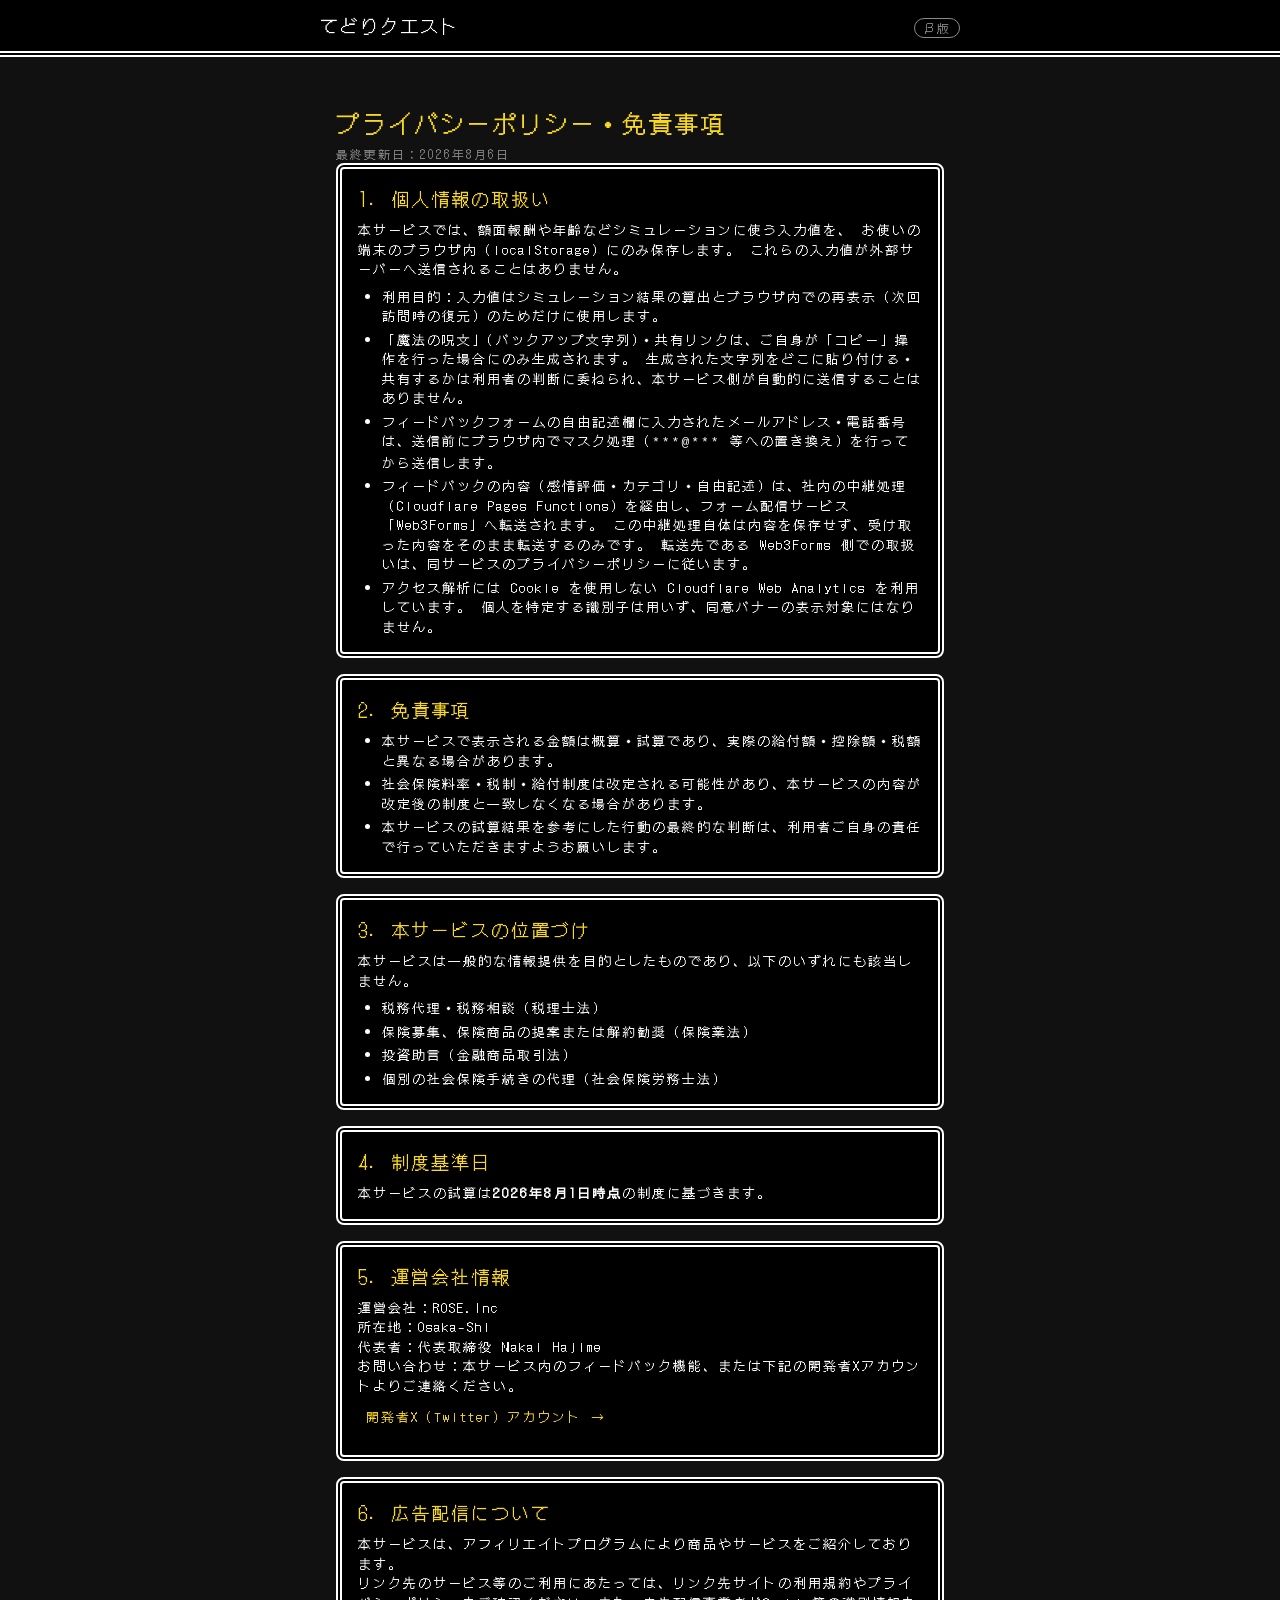
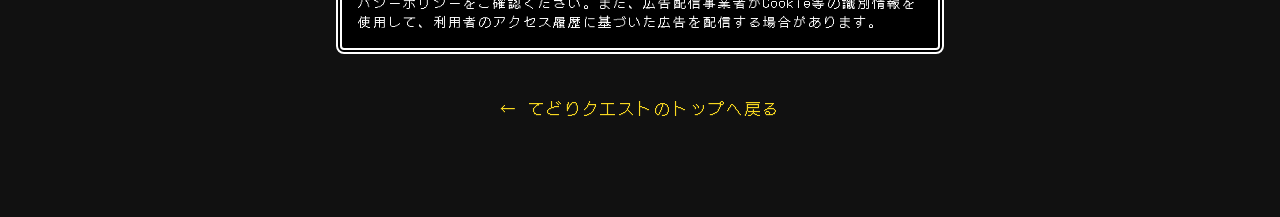
<file: privacy.html>
<!DOCTYPE html>
<html lang="ja">
<head>
<meta charset="UTF-8">
<meta name="viewport" content="width=device-width, initial-scale=1, viewport-fit=cover">
<title>プライバシーポリシー・免責事項｜てどりクエスト</title>
<meta name="description" content="てどりクエストのプライバシーポリシー・免責事項・運営者情報。個人情報の取扱いと試算の位置づけについて説明します。">
<meta name="robots" content="noindex">
<link rel="canonical" href="https://tedori-quest.com/privacy.html">
<link rel="icon" type="image/svg+xml" href="./favicon.svg">
<link rel="preconnect" href="https://fonts.googleapis.com">
<link rel="preconnect" href="https://fonts.gstatic.com" crossorigin>
<link href="https://fonts.googleapis.com/css2?family=DotGothic16&display=swap" rel="stylesheet">
<link rel="stylesheet" href="./style.css">
</head>
<body>

<header class="app-header">
  <div class="app-header__inner">
    <div class="app-header__row">
      <span class="app-header__rank" style="font-size:var(--fs-h3); font-weight:400; color:var(--text-main);">
        てどりクエスト
      </span>
      <span class="app-header__badge">β版</span>
    </div>
  </div>
</header>

<main>
  <section>
    <h1 style="font-size:var(--fs-h1); margin-top:var(--sp-6);">プライバシーポリシー・免責事項</h1>
    <p class="policy-updated">最終更新日：2026年8月6日</p>

    <div class="card policy-section">
      <h2>1. 個人情報の取扱い</h2>
      <p>
        本サービスでは、額面報酬や年齢などシミュレーションに使う入力値を、
        お使いの端末のブラウザ内（localStorage）にのみ保存します。
        これらの入力値が外部サーバーへ送信されることはありません。
      </p>
      <ul>
        <li>
          利用目的：入力値はシミュレーション結果の算出とブラウザ内での再表示（次回訪問時の復元）のためだけに使用します。
        </li>
        <li>
          「魔法の呪文」（バックアップ文字列）・共有リンクは、ご自身が「コピー」操作を行った場合にのみ生成されます。
          生成された文字列をどこに貼り付ける・共有するかは利用者の判断に委ねられ、本サービス側が自動的に送信することはありません。
        </li>
        <li>
          フィードバックフォームの自由記述欄に入力されたメールアドレス・電話番号は、送信前にブラウザ内でマスク処理（<code>***@***</code> 等への置き換え）を行ってから送信します。
        </li>
        <li>
          フィードバックの内容（感情評価・カテゴリ・自由記述）は、社内の中継処理（Cloudflare Pages Functions）を経由し、フォーム配信サービス「Web3Forms」へ転送されます。
          この中継処理自体は内容を保存せず、受け取った内容をそのまま転送するのみです。
          転送先である Web3Forms 側での取扱いは、同サービスのプライバシーポリシーに従います。
        </li>
        <li>
          アクセス解析には Cookie を使用しない Cloudflare Web Analytics を利用しています。
          個人を特定する識別子は用いず、同意バナーの表示対象にはなりません。
        </li>
      </ul>
    </div>

    <div class="card policy-section">
      <h2>2. 免責事項</h2>
      <ul>
        <li>本サービスで表示される金額は概算・試算であり、実際の給付額・控除額・税額と異なる場合があります。</li>
        <li>社会保険料率・税制・給付制度は改定される可能性があり、本サービスの内容が改定後の制度と一致しなくなる場合があります。</li>
        <li>本サービスの試算結果を参考にした行動の最終的な判断は、利用者ご自身の責任で行っていただきますようお願いします。</li>
      </ul>
    </div>

    <div class="card policy-section">
      <h2>3. 本サービスの位置づけ</h2>
      <p>本サービスは一般的な情報提供を目的としたものであり、以下のいずれにも該当しません。</p>
      <ul>
        <li>税務代理・税務相談（税理士法）</li>
        <li>保険募集、保険商品の提案または解約勧奨（保険業法）</li>
        <li>投資助言（金融商品取引法）</li>
        <li>個別の社会保険手続きの代理（社会保険労務士法）</li>
      </ul>
    </div>

    <div class="card policy-section">
      <h2>4. 制度基準日</h2>
      <p>本サービスの試算は<strong>2026年8月1日時点</strong>の制度に基づきます。</p>
    </div>

    <div class="card policy-section">
      <h2>5. 運営会社情報</h2>
      <p>運営会社：ROSE.Inc</p>
      <p>所在地：Osaka-Shi</p>
      <p>代表者：代表取締役 Nakai Hajime</p>
      <p>お問い合わせ：本サービス内のフィードバック機能、または下記の開発者Xアカウントよりご連絡ください。</p>
      <p><a class="policy-back" href="https://x.com/TAB_6400" target="_blank" rel="noopener noreferrer">開発者X（Twitter）アカウント →</a></p>
    </div>

    <div class="card policy-section">
      <h2>6. 広告配信について</h2>
      <p>
        本サービスは、アフィリエイトプログラムにより商品やサービスをご紹介しております。<br>
        リンク先のサービス等のご利用にあたっては、リンク先サイトの利用規約やプライバシーポリシーをご確認ください。また、広告配信事業者がCookie等の識別情報を使用して、利用者のアクセス履歴に基づいた広告を配信する場合があります。
      </p>
    </div>

    <p style="margin-top:var(--sp-8); text-align:center;">
      <a class="policy-back" href="./index.html">← てどりクエストのトップへ戻る</a>
    </p>
  </section>
</main>

</body>
</html>
</file>
<file: style.css>
/* style.css — 素のCSS。フレームワーク・プリプロセッサ・ビルド不使用（CLAUDE.md 制約9）。
   ★クラシックRPG（王道8bit/16bit風）デザイン改修（2026-08-08）：
     tedori-quest-ui-spec.md（王道クラシックRPGスタイル編）準拠。
     黒背景＋太い白の二重枠＋わずかな角丸の「コマンドウィンドウ」様式を全コンテナに徹底し、
     ドット絵フォント「DotGothic16」（index.html/privacy.htmlでGoogle Fontsから読み込み）を採用する。 */

/* ===== ① デザイントークン（すべてここで一元管理） ===== */
:root{
  /* 色：tedori-quest-ui-spec.md §2 準拠。HEX固定・oklch()等は使わない（CLAUDE.md 制約10） */
  --window-bg:     #000000;   /* コマンドウィンドウ・ボタンの背景（完全な黒） */
  --window-border: #FFFFFF;   /* ウィンドウの枠線・区切り線 */
  --text-main:     #FFFFFF;   /* 通常のテキスト（白） */
  --text-gold:     #F8D820;   /* レベル・称号・金額などのポジティブな強調 */
  --text-danger:   #E60012;   /* 警告・エラー・マイナス要素 */
  --bar-exp:       #2080D0;   /* 経験値・進捗バーの塗り（青系） */
  --bg-body:       #111111;   /* 画面全体の背景。ウィンドウ（真っ黒）より少し浮かせた色 */
  --text-muted:    #8A8A8A;   /* ★仕様書に無い補助色。注記・非活性・控えめな枠線用（実務上必要な最小限の追加） */

  /* 間隔：4px グリッド（仕様書に規定なし。既存の間隔設計を踏襲する） */
  --sp-1:.25rem; --sp-2:.5rem;  --sp-3:.75rem;
  --sp-4:1rem;   --sp-6:1.5rem; --sp-8:2rem;

  /* 文字サイズ：tedori-quest-ui-spec.md §3 準拠（H1/H2=24px、本文/ボタン=16px、注記=12px） */
  --fs-h1: 24px;
  --fs-h2: 24px;
  --fs-h3: 18px;               /* ★仕様書に無い中間見出し。H1/H2とのバランスで設定 */
  --fs-body: 16px;
  --fs-data: 24px;              /* 強調値（レベル・金額表示など）＝H1/H2と同格 */
  --fs-button: 16px;
  --fs-label: 12px;
  --fs-label-lg: 14px;
  --fs-xs: 12px;
  --fs-sm: 13px;
  --ls-base: 2px;               /* ★仕様書 §3：letter-spacing 2px 程度 */

  --radius: 8px;                 /* ★仕様書 §4.1：わずかな角丸 */
  --radius-full: 999px;
  --dur:180ms; --ease:cubic-bezier(.4,0,.2,1);
  --win-border-w: 6px;           /* ★仕様書 §4.1：可能であれば double 6px の二重枠 */
  --bar-h: 18px;                 /* ★仕様書 §4.3：EXPゲージは16〜20px程度の厚み */
}

/* ===== ② リセット（最小限） ===== */
*,*::before,*::after{box-sizing:border-box;}
body,h1,h2,h3,h4,p,figure,ul{margin:0;padding:0;}
ul{list-style:none;}
img,svg{display:block;max-width:100%;}
button,input,select,textarea{font:inherit;color:inherit;}
a{color:inherit;}
[hidden]{display:none !important;}   /* ★他のdisplay指定に負けないよう明示する */

/* ===== ③ ベース ===== */
body{
  /* ★仕様書 §2：画面全体の背景（--bg-body）はウィンドウの背景（--window-bg＝純黒）より
     少し明るく浮かせることで、ウィンドウが画面の上に「浮いて見える」奥行きを出す */
  background:var(--bg-body); color:var(--text-main);
  font-family:'DotGothic16', sans-serif;
  font-weight:400;                          /* ★DotGothic16はRegularの1ウェイトのみ */
  font-size:var(--fs-body); line-height:1.5;
  letter-spacing:var(--ls-base);
  -webkit-text-size-adjust:100%;
  padding-bottom:calc(64px + env(safe-area-inset-bottom));   /* ボトムナビ分の余白 */
}
main{display:block; max-width:640px; margin:0 auto; padding:0 var(--sp-4);}
h1{font-size:var(--fs-h1); font-weight:400; letter-spacing:var(--ls-base); color:var(--text-gold);}
h2{font-size:var(--fs-h2); font-weight:400; letter-spacing:var(--ls-base); color:var(--text-gold);}
h3{font-size:var(--fs-h3); font-weight:400; letter-spacing:var(--ls-base);}
h4{font-size:var(--fs-body); font-weight:400;}
p{font-weight:400; line-height:1.5;}
section{padding:var(--sp-6) 0; border-bottom:1px solid var(--text-muted);}
section:last-of-type{border-bottom:none;}
.section-lead{color:var(--text-muted); font-size:var(--fs-sm); margin-top:var(--sp-1);}

/* ★強調値（金額・レベル表示など）。ゴールドで目立たせる */
.data-value{font-size:var(--fs-data); font-weight:400; color:var(--text-gold);}

/* ===== ④ コンポーネント（BEM風の命名。ユーティリティを乱造しない） =====
   ★「コマンドウィンドウ」様式：黒背景＋白の太い二重線＋わずかな角丸を全コンテナに徹底する
     （tedori-quest-ui-spec.md §4.1）。 */
.card{
  background:var(--window-bg); color:var(--text-main);
  border:var(--win-border-w) double var(--window-border);
  border-radius:var(--radius);
  padding:var(--sp-4);
}
.card + .card{margin-top:var(--sp-4);}
.card__title{display:flex; align-items:center; gap:var(--sp-2); font-size:var(--fs-body); font-weight:400;}
/* ★EXコンテンツ（任意入力・隠し要素）の見出し。特別感を出すためゴールドで強調する（フェーズ1）。 */
.card__title--ex{color:var(--text-gold);}

/* --- ボタン（.btn／コマンド選択）。tedori-quest-ui-spec.md §4.2 準拠 ---
   ★ホバー時も背景は黒のまま反転させない。「▶」カーソルを左側に出現させて選択を示す。
     左側にカーソル分の余白を常に確保しておき、出現時にラベルが動かないようにする。 */
.btn{
  position:relative;
  display:inline-flex; align-items:center; justify-content:center; gap:var(--sp-2);
  min-height:44px; padding:var(--sp-3) var(--sp-4) var(--sp-3) calc(var(--sp-4) + 1.3em);
  border:2px solid var(--window-border);
  border-radius:var(--radius);
  background:var(--window-bg); color:var(--text-main);
  font-family:'DotGothic16', sans-serif;
  font-size:var(--fs-button); font-weight:400; letter-spacing:var(--ls-base);
  cursor:pointer; transition:color var(--dur) var(--ease), border-color var(--dur) var(--ease);
}
.btn::before{
  content:'▶';
  position:absolute; left:var(--sp-3); top:50%; transform:translateY(-50%);
  color:var(--text-gold);
  opacity:0;
}
.btn:hover, .btn:focus-visible{
  background:var(--window-bg);              /* ★背景は反転させない（黒のまま） */
  color:var(--text-gold); border-color:var(--text-gold); outline:none;
}
.btn:hover::before, .btn:focus-visible::before{
  opacity:1;
  animation:cursor-blink 700ms steps(1,end) infinite;   /* ★選択中カーソルの点滅（RPGの定番演出） */
}
@keyframes cursor-blink{ 0%,49%{opacity:1;} 50%,100%{opacity:0;} }
.btn:disabled{opacity:.4; cursor:not-allowed;}
.btn:disabled:hover{color:var(--text-main); border-color:var(--window-border);}
.btn:disabled:hover::before{opacity:0; animation:none;}
/* --- 副次アクション（戻る・キャンセル等）。枠線を控えめなグレーにして優先度を下げる --- */
.btn--ghost{border-color:var(--text-muted); color:var(--text-muted);}
.btn--ghost:hover, .btn--ghost:focus-visible{background:var(--window-bg); color:var(--text-gold); border-color:var(--text-gold);}
/* --- 主要アクション（送信・確定等）。デフォルトからゴールド枠にして「既定の選択肢」を示す ---
   ★背景は他のボタン同様、反転させず黒のまま統一する（仕様書 §4.2）。 */
.btn--accent{border-color:var(--text-gold); color:var(--text-gold);}
.btn--accent:hover, .btn--accent:focus-visible{background:var(--window-bg); color:var(--text-gold); border-color:var(--text-gold);}
.btn--block{width:100%;}
.btn-icon{
  display:inline-flex; align-items:center; justify-content:center;
  min-width:44px; min-height:44px; border:2px solid var(--window-border);
  border-radius:var(--radius);
  background:var(--window-bg); color:var(--text-main); cursor:pointer;
}
.btn-icon:hover, .btn-icon:focus-visible{color:var(--text-gold); border-color:var(--text-gold); outline:none;}
.btn.is-loading{position:relative; color:transparent;}
.btn.is-loading::after{
  content:''; position:absolute; width:1.1em; height:1.1em;
  border:2px solid var(--text-main); border-top-color:transparent; border-radius:50%;
  animation:spin .7s linear infinite;
}
.btn.is-copied{color:var(--text-gold); border-color:var(--text-gold);}
@keyframes spin{to{transform:rotate(360deg);}}

/* --- 入力欄（tedori-quest-ui-spec.md §4.5）。ブラウザ標準の白背景を廃止し、
   黒背景・白文字・細い白枠のドット風デザインにリセットする --- */
.input, select{
  width:100%; min-height:44px; padding:var(--sp-3);
  background:var(--window-bg); border:2px solid var(--window-border); color:var(--text-main);
  border-radius:var(--radius);
  font-family:'DotGothic16', sans-serif;
  font-size:16px;                                     /* ★iOS の自動ズーム防止。16px 未満にしない */
  font-weight:400;
  text-align:right; font-variant-numeric:tabular-nums;
  -webkit-appearance:none; appearance:none;            /* ★ネイティブの白背景・標準UIを除去 */
}
.input:focus-visible, select:focus-visible{outline:2px solid var(--text-gold); outline-offset:2px;}
.input--label{text-align:left; font-variant-numeric:normal;}
.input--select, select{text-align:left;}
/* ★select はネイティブの矢印も appearance:none で消えるため、SVGのデータURIで白い三角を描き直す
   （外部アイコンファイルを増やさない。favicon.svg同様インライン埋め込みでNode-Ready原則を保つ） */
select{
  background-image:url("data:image/svg+xml,%3Csvg xmlns='http://www.w3.org/2000/svg' viewBox='0 0 10 6'%3E%3Cpolygon points='0,0 10,0 5,6' fill='%23FFFFFF'/%3E%3C/svg%3E");
  background-repeat:no-repeat; background-position:right var(--sp-3) center; background-size:10px 6px;
  padding-right:calc(var(--sp-3) * 2 + 10px);
}
/* ★プレースホルダー（例）と実際に入力済みの値を見分けやすくする（改善要望対応）。
   プレースホルダーは控えめなグレー、入力済みの値は白でくっきり表示する。 */
.input::placeholder{color:var(--text-muted); opacity:1;}
.input:not(:placeholder-shown){color:var(--text-main);}
.field{display:flex; flex-direction:column; gap:var(--sp-1); margin-top:var(--sp-3);}
.field:first-child{margin-top:0;}
.field__label{font-size:var(--fs-sm); color:var(--text-muted);}
.field-row{display:flex; align-items:center; gap:var(--sp-2); min-height:44px;}
.field-check{display:flex; align-items:center; gap:var(--sp-2); min-height:44px;}
.field-check input{width:20px; height:20px; accent-color:var(--text-gold);}

/* ===== Tips アイコン（？マーク。タップでツールチップ表示・外側タップ/バックドロップで確実に閉じる） =====
   ★ユーザーテストフィードバック改修：外側タップ・native toggleイベント連動で確実に閉じる方式は維持し、
     見た目のみコマンドウィンドウ様式（黒背景・白枠・わずかな角丸）に統一する。 */
.field__label-row{display:flex; align-items:center; justify-content:space-between; gap:var(--sp-2);}
.field__label-row .field__label{margin:0;}
details.tip{position:relative; display:inline-block;}
details.tip[open]{z-index:16;}                 /* ★backdrop(z-index:15)より確実に手前に出す */
details.tip > summary{
  display:flex; align-items:center; justify-content:center;
  width:20px; height:20px; border:2px solid var(--window-border); border-radius:50%;
  background:var(--window-bg); color:var(--text-main);
  font-size:var(--fs-xs); font-weight:400; line-height:1;
  cursor:pointer; list-style:none; user-select:none;
}
details.tip > summary::-webkit-details-marker{display:none;}
details.tip > summary:hover{color:var(--text-gold); border-color:var(--text-gold);}
details.tip > .tip__text{display:none;}
details.tip[open] > .tip__text{
  display:block;
  position:absolute; right:0; top:calc(100% + 6px); z-index:16;
  width:220px; max-width:70vw;
  background:var(--window-bg); border:2px solid var(--window-border); border-radius:var(--radius);
  padding:var(--sp-2) var(--sp-3);
  font-size:var(--fs-xs); color:var(--text-main); text-align:left; font-weight:400;
}

/* Tips用の透明バックドロップ。開いている間だけ表示し、外側タップで確実に閉じられるようにする */
.tip-backdrop{position:fixed; inset:0; z-index:15; background:transparent;}

.field-hint{margin-top:var(--sp-2);}
.field-hint summary{
  cursor:pointer; min-height:44px; display:flex; align-items:center;
  font-size:var(--fs-sm); color:var(--text-muted);
}
.field-hint p{margin-top:var(--sp-2); font-size:var(--fs-sm); color:var(--text-muted);}

.cost-card__reveal-btn{margin-top:var(--sp-3);}
.cost-card__optimized{
  margin-top:var(--sp-3); padding-top:var(--sp-3); border-top:1px dashed var(--text-muted);
}

.before-after{display:grid; grid-template-columns:1fr 1fr; gap:var(--sp-3); margin-top:var(--sp-3);}
.before-after .field{margin-top:0;}

/* ===== ⑤ プログレスバー（レベル進捗ゲージ）。tedori-quest-ui-spec.md §4.3 準拠 =====
   ★枠線は白、背景は黒、伸びる中身は青（--bar-exp）。視認性を高めるため厚め（--bar-h）にとる。 */
.progress{height:var(--bar-h); background:var(--window-bg); border:2px solid var(--window-border); border-radius:var(--radius); overflow:hidden;}
.progress__fill{
  height:100%; background:var(--bar-exp);
  width:var(--progress, 0%);
  transition:width var(--dur) var(--ease);
  border-right:2px solid var(--text-gold);   /* ★進捗の先端マーカー。0%時は幅0のため見えない */
}

/* ===== ⑤a 家賃の常時比較メーター ===== */
.rent-meter__verdict{font-weight:400; margin-top:.75rem; color:var(--text-main);}
.rent-meter__verdict[data-level="appropriate"]{color:var(--text-gold);}
.rent-meter__verdict[data-level="over_average"]{color:var(--text-muted);}
.rent-meter__verdict[data-level="over_limit"]{color:var(--text-danger);}

.rent-meter{margin-top:var(--sp-2);}
.rent-meter__bar{
  position:relative; height:var(--bar-h); background:var(--window-bg);
  border:2px solid var(--window-border); border-radius:var(--radius); overflow:hidden;
}
.rent-meter__fill{
  height:100%; background:var(--bar-exp);
  width:var(--progress, 0%);
  transition:width var(--dur) var(--ease);
}
.rent-meter__bar[data-level="over_limit"] .rent-meter__fill{background:var(--text-danger);}

.rent-meter__marker{
  position:absolute; top:0; bottom:0; width:2px;
  background:var(--text-main);
  transform:translateX(-50%);
}
.rent-meter__legend{
  display:flex; gap:var(--sp-4); margin-top:var(--sp-2);
  font-size:var(--fs-xs); color:var(--text-muted);
}
.rent-meter__legend span{display:inline-flex; align-items:center; gap:4px;}
.rent-meter__dot{width:8px; height:8px; border-radius:50%; background:var(--text-muted);}
.rent-meter__dot--limit{background:var(--text-danger);}

/* ===== ⑥ ヘッダー（常時可視・sticky追従）。RPGのステータス画面を模した黒帯 ===== */
.app-header{
  position:sticky; top:0; z-index:10;
  background:var(--window-bg);
  border-bottom:var(--win-border-w) double var(--window-border);
  padding:var(--sp-3) var(--sp-4);
}
.app-header__inner{max-width:640px; margin:0 auto; display:flex; flex-direction:column; gap:var(--sp-2);}
.app-header__row{display:flex; align-items:baseline; justify-content:space-between; gap:var(--sp-3);}
.app-header__level{font-size:var(--fs-data); font-weight:400; color:var(--text-gold);}
.app-header__rank{font-size:var(--fs-sm); font-weight:400; color:var(--text-main);}
.app-header__badge{
  display:inline-flex; align-items:center; padding:0 var(--sp-2); height:20px;
  border:1px solid var(--text-muted); border-radius:var(--radius-full);
  background:transparent; color:var(--text-muted);
  font-size:var(--fs-label); font-weight:400; letter-spacing:var(--ls-base);
}
.app-header__gap{font-size:var(--fs-xs); color:var(--text-muted);}

/* ===== ⑦ ボトムナビ（iOS セーフエリア対応） ===== */
.bottom-nav{
  position:fixed; left:0; right:0; bottom:0; z-index:10;
  display:flex; justify-content:space-around;
  background:var(--window-bg); border-top:var(--win-border-w) double var(--window-border);
  padding:var(--sp-2) var(--sp-2) calc(var(--sp-2) + env(safe-area-inset-bottom));
}
.bottom-nav__item{
  display:flex; flex-direction:column; align-items:center; justify-content:center; gap:2px;
  min-width:44px; min-height:44px; padding:var(--sp-1) var(--sp-2);
  color:var(--text-muted); font-size:var(--fs-xs); font-weight:400;
  text-decoration:none; background:transparent;
}
.bottom-nav__item[aria-current="page"]{color:var(--text-gold);}

/* ===== ⑧ ボトムシート（iOS対応。§3.5） ===== */
.bottom-sheet{
  position:fixed; inset:0; z-index:20;
  display:flex; align-items:flex-end; justify-content:center;
  background:var(--window-bg);
}
.bottom-sheet__panel{
  width:100%; max-width:640px;
  height:auto; max-height:90dvh;      /* ★vhではなくdvh（キーボード出現時のズレ防止） */
  overflow-y:auto; overscroll-behavior:contain;
  background:var(--window-bg); border-top:var(--win-border-w) double var(--window-border);
  border-radius:var(--radius) var(--radius) 0 0;
  padding:var(--sp-6) var(--sp-4);
  padding-bottom:calc(var(--sp-6) + env(safe-area-inset-bottom));
}
.bottom-sheet__head{display:flex; align-items:center; justify-content:space-between; margin-bottom:var(--sp-4);}

/* ===== ⑨ フィードバックUI（§3.6） ===== */
.emotion-buttons{display:flex; gap:var(--sp-2);}
.emotion-buttons .btn{flex:1; flex-direction:column; padding-left:var(--sp-4); font-weight:400;}
.emotion-buttons .btn::before{display:none;}   /* ★3択の並びではカーソル演出は省略し選択状態のみで示す */
.emotion-buttons .btn[aria-pressed="true"]{color:var(--text-gold); border-color:var(--text-gold);}

.chip-group{display:flex; flex-wrap:wrap; gap:var(--sp-2); margin-top:var(--sp-3);}
.chip{
  display:inline-flex; align-items:center; min-height:44px; padding:0 var(--sp-3);
  border:2px solid var(--text-muted); border-radius:var(--radius-full);
  background:var(--window-bg); color:var(--text-main); font-size:var(--fs-sm); font-weight:400; cursor:pointer;
}
.chip[aria-pressed="true"]{color:var(--text-gold); border-color:var(--text-gold);}

.feedback-note{font-size:var(--fs-xs); color:var(--text-muted); margin-top:var(--sp-2);}
textarea.input{text-align:left; resize:vertical; min-height:88px; font-weight:400;}

/* ===== ⑩ サブスクリプション階層UI（§3.9）UI刷新（ゲーミフィケーション改修v3・2026-08-08） =====
   ★アコーディオン（.sub-category）＋RPG風チェックボックス（.rpg-checkbox）＋
     プログレッシブディスクロージャー（.sub-reveal）の3点で構成する。
     デジタルサブスク・リアル課金（手動入力）とも共通のコンポーネントを使う。 */
.sub-category > summary{
  display:flex; justify-content:space-between; align-items:center;
  min-height:44px; padding:var(--sp-3); cursor:pointer;
  list-style:none;                          /* デフォルトの三角を消す */
}
.sub-category > summary::-webkit-details-marker{display:none;}
.sub-category > summary::after{content:'▼'; transition:transform var(--dur) var(--ease);}
.sub-category[open] > summary::after{transform:rotate(180deg);}
.sub-category{border:2px solid var(--text-muted); border-radius:var(--radius); margin-top:var(--sp-3);}
.sub-category:first-child{margin-top:0;}

.sub-badge{font-size:var(--fs-xs); color:var(--text-gold); font-weight:400;}

.sub-category__body{padding:0 var(--sp-3) var(--sp-3);}

.empty-state{color:var(--text-muted); font-size:var(--fs-sm); padding:var(--sp-3);}

/* --- RPG風チェックボックス（[ ]/[*]）。ネイティブcheckboxは視覚上隠し、テキスト擬似要素で表現する --- */
.rpg-checkbox{
  position:relative; display:flex; align-items:center; gap:var(--sp-2);
  min-height:44px; cursor:pointer; font-weight:400;
}
.rpg-checkbox input{position:absolute; opacity:0; width:0; height:0;}
.rpg-checkbox__box{font-family:'DotGothic16', monospace, sans-serif; color:var(--text-main); white-space:pre;}
.rpg-checkbox__box::before{content:'[ ]';}
.rpg-checkbox input:checked ~ .rpg-checkbox__box::before{content:'[*]'; color:var(--text-gold);}
.rpg-checkbox input:checked ~ .rpg-checkbox__label{color:var(--text-gold);}
.rpg-checkbox input:focus-visible ~ .rpg-checkbox__box{outline:2px solid var(--text-gold); outline-offset:2px;}
.rpg-checkbox__label{font-size:var(--fs-sm);}

/* --- 新クエスト【都市部のマイカー】用チェックボックス（.rpg-checkbox相当だが指定のクラス名で実装） --- */
.rpg-checkbox-label{
  position:relative; display:flex; align-items:center; gap:var(--sp-2);
  min-height:44px; cursor:pointer; font-weight:400;
}
.rpg-checkbox-label input{position:absolute; opacity:0; width:0; height:0;}
.rpg-checkbox-text{font-size:var(--fs-sm); color:var(--text-main);}
.rpg-checkbox-text::before{
  content:'[ ] '; font-family:'DotGothic16', monospace, sans-serif; color:var(--text-main);
}
.rpg-checkbox-label input:checked ~ .rpg-checkbox-text::before{content:'[*] '; color:var(--text-gold);}
.rpg-checkbox-label input:checked ~ .rpg-checkbox-text{color:var(--text-gold);}
.rpg-checkbox-label input:focus-visible ~ .rpg-checkbox-text{outline:2px solid var(--text-gold); outline-offset:2px;}

/* --- プログレッシブディスクロージャー：チェック時にスムーズに出現する折りたたみ領域 ---
   ★grid-template-rows 0fr→1fr の手法により、height:autoな中身でも滑らかにアニメーションできる。 */
.sub-reveal{display:grid; grid-template-rows:0fr; transition:grid-template-rows var(--dur) var(--ease);}
.sub-reveal.is-open{grid-template-rows:1fr; margin:var(--sp-2) 0 var(--sp-3) calc(20px + var(--sp-2));}
.sub-reveal__inner{overflow:hidden; min-height:0;}

/* --- リアル課金「その他（自由入力）」の入力行（サービス名＋金額の横並び） --- */
.other-sub-row{display:flex; align-items:center; gap:var(--sp-2);}
.other-sub-row .input--label{flex:1.4;}
.other-sub-row .input{flex:1;}

/* ===== ⑪ クエスト一覧 =====
   ★各クエストをRPG風ウィンドウを模した白い枠線で囲み、1つ1つが独立したボックスとして
     視認できるようにする（ユーザーテストフィードバック改修）。 */
.quest-list{display:flex; flex-direction:column; margin-top:var(--sp-3);}
.quest-item{
  border:2px solid var(--window-border); border-radius:var(--radius);
  padding:var(--sp-4); margin-bottom:var(--sp-3);
}
.quest-item:last-child{margin-bottom:0;}
.quest-item__head{display:flex; justify-content:space-between; align-items:flex-start; gap:var(--sp-3);}
.quest-item__title{font-size:var(--fs-h3); font-weight:400; letter-spacing:var(--ls-base); line-height:1.6; color:var(--text-main);}
.quest-item__toggle{display:flex; align-items:center; gap:var(--sp-2); font-size:var(--fs-xs); white-space:nowrap;}
.quest-item__toggle input{width:20px; height:20px; flex-shrink:0; accent-color:var(--text-gold);}
.quest-item__summary{color:var(--text-muted); font-size:var(--fs-sm); margin-top:var(--sp-2);}
.quest-item__description{margin-top:var(--sp-2);}
.quest-item__basis{margin-top:var(--sp-3); border-top:1px solid var(--text-muted); padding-top:var(--sp-2);}
.quest-item__basis summary{cursor:pointer; color:var(--text-gold); font-size:var(--fs-sm); font-weight:400; min-height:44px; display:flex; align-items:center;}
.quest-item__basis p{margin-top:var(--sp-2); color:var(--text-main);}
.quest-item__talkscript{margin-top:var(--sp-2); padding-left:var(--sp-4); list-style:disc;}
.quest-item__talkscript li{margin-top:var(--sp-1);}
.quest-item__disclaimer{margin-top:var(--sp-2); font-size:var(--fs-xs); color:var(--text-muted);}
/* ★アイコン絵文字は装飾なしでプレーンに表示する */
.quest-item__icon{font-size:24px; line-height:1;}

/* --- EXクエスト（エクストラクエスト フェーズ2）：金枠＋[EX]バッジで特別感を出す --- */
.quest-item--ex{border-color:var(--text-gold);}
.quest-item__ex-badge{color:var(--text-gold); font-weight:400;}

/* --- EXクエスト アンロック演出メッセージ（エクストラクエスト フェーズ3） ---
   ★特例開放（優秀な勇者）・動的アンロック（通常の冒険者）共通のゴールド強調ボックス。
     動的アンロック時のみ .is-animating を付与し、下からフワッと浮かび上がりつつ
     一瞬金色に光るアニメーションを1回だけ再生する（既に解放済みの状態での再描画では
     クラスを付け直さないため、アニメーションは繰り返さない）。 */
.ex-unlock-msg{
  color:var(--text-gold); font-weight:400; text-align:center; line-height:1.6;
  border:2px solid var(--text-gold); border-radius:var(--radius);
  padding:var(--sp-3); margin-bottom:var(--sp-3);
}
.ex-unlock-msg.is-animating{animation:ex-unlock-reveal 900ms var(--ease);}
@keyframes ex-unlock-reveal{
  0%{opacity:0; transform:translateY(16px); box-shadow:0 0 0 rgba(248,216,32,0);}
  55%{opacity:1; transform:translateY(0); box-shadow:0 0 18px rgba(248,216,32,.9);}
  100%{opacity:1; transform:translateY(0); box-shadow:0 0 0 rgba(248,216,32,0);}
}

/* --- 真の最終クエスト（NISA）：フェーズ4 --- */
.quest-item--true-end {
    border: 3px solid #FFD700 !important;
    box-shadow: 0 0 15px rgba(255, 215, 0, 0.6);
    background: linear-gradient(135deg, #ffffff 0%, #fffdf0 100%) !important;
    color: #333333 !important;
}
.quest-item--true-end h3 {
    color: #8b6508 !important;
    font-weight: bold;
}
.future-prediction-box {
    background: #fff8e1 !important;
    padding: 12px;
    margin-top: 15px;
    border-radius: 6px;
    border: 1px solid #FFD700;
    color: #333333 !important;
}

/* ===== ⑫ アラート・メッセージボックス（tedori-quest-ui-spec.md §4.4） =====
   ★RPGの「会話ウィンドウ」風。背景は黒、枠は白、左側にのみ赤の警告線を添える。 */
.alert, .revolving-alert{
  display:flex; align-items:center; gap:var(--sp-2);
  background:var(--window-bg); border:2px solid var(--window-border); border-left:4px solid var(--text-danger);
  border-radius:var(--radius);
  padding:var(--sp-3); margin-top:var(--sp-3);
  color:var(--text-main); font-weight:400;
}
.alert__mark, .revolving-alert__mark{color:var(--text-danger);}

/* ===== ⑫a トースト通知 ===== */
.toast{
  position:fixed; left:50%; bottom:calc(72px + env(safe-area-inset-bottom));
  transform:translateX(-50%);
  max-width:90vw; z-index:30;
  background:var(--window-bg); border:2px solid var(--window-border); border-radius:var(--radius);
  padding:var(--sp-3) var(--sp-4); font-size:var(--fs-sm); font-weight:400; color:var(--text-main);
}
.toast--warn{border-color:var(--text-danger); color:var(--text-danger);}
.toast--levelup{border-color:var(--text-gold); color:var(--text-gold);}

/* ===== ⑬ 最終結果（あなたの称号）画面 ===== */
.karte{text-align:center;}
.karte__level{font-size:var(--fs-h1); font-weight:400; letter-spacing:var(--ls-base); color:var(--text-gold);}
.karte__level-growth{font-size:var(--fs-sm); font-weight:400; letter-spacing:var(--ls-base); margin-top:var(--sp-2); color:var(--text-main);}
.karte__rank{font-size:var(--fs-h3); font-weight:400; letter-spacing:var(--ls-base); margin-top:var(--sp-1); color:var(--text-main);}
/* ★節約金額は二重枠ウィンドウ（.card.karte）の外に配置し、下部で目立たせる
   （ユーザーテストフィードバック改修）。#karte-capture-target内の兄弟要素のため
   画像保存・PDF出力の対象には引き続き含まれる。 */
.karte__amount-outside{
  font-size:var(--fs-h3); font-weight:400; color:var(--text-main);
  text-align:center; margin-top:var(--sp-6); padding-top:var(--sp-4);
  border-top:var(--win-border-w) double var(--window-border);
}
.karte__amount-value{font-size:var(--fs-data); font-weight:400; color:var(--text-gold);}
.karte__disclaimer{display:block; font-size:var(--fs-xs); color:var(--text-muted); margin-top:var(--sp-2);}
.karte-actions{display:flex; flex-wrap:wrap; gap:var(--sp-2); margin-top:var(--sp-4); justify-content:center;}
.btn-copy-spell{min-width:14rem; justify-content:center;}  /* ラベル長変化での伸縮を防ぐ */
.spell-restore{display:flex; gap:var(--sp-2); margin-top:var(--sp-3);}
.spell-restore .input{text-align:left; font-size:var(--fs-sm);}

/* ===== ⑬a キャプチャ安全CSS（§4.4）：html2canvas 非対応プロパティを無効化 ===== */
.capture-safe, .capture-safe *{
  backdrop-filter:none !important; filter:none !important; box-shadow:none !important;
}
.capture-safe{ background-color:#111111 !important; color:#FFFFFF !important; }
.capture-safe .card{ background-color:#000000 !important; border-color:#FFFFFF !important; }
.capture-safe .karte__level,
.capture-safe .karte__amount-value{ color:#F8D820 !important; }
.capture-safe .karte__rank{ color:#FFFFFF !important; }

/* ===== ⑬b 画像モーダル（iOS長押し保存の案内） ===== */
.image-modal__img{width:100%; margin-top:var(--sp-3); border-radius:var(--radius);}

/* ===== ⑬c プリントCSSフォールバック：黒背景のまま印刷すると判読不能・インク消費が激しいため反転 ===== */
@media print{
  *{-webkit-print-color-adjust:exact !important; print-color-adjust:exact !important;}
  body{background:#fff !important; color:#000000 !important;}
  .karte{background:#fff !important; border:2px solid #000000 !important;
         break-inside:avoid; page-break-inside:avoid;}
  .karte__level, .karte__amount-value{color:#8A6D00 !important;}
  .bottom-nav, .btn, .toast, .app-header__badge{display:none !important;}
  @page{margin:12mm;}
}

/* ===== ⑬d PDF家計診断レポート（FP提出用フォーマル書式）=====
   ★html2pdf.jsの出力専用テンプレート。通常画面には一切表示しない。
     pdf-template.html（デザイン原本）のHTML構造・CSSをこの中に移植したもの。
   ★【重要】RPG風のグローバルスタイル（ドット絵フォント・黒背景・二重枠・letter-spacing等）が
     一切継承・干渉せず、かつレポート側のスタイルもRPG画面へ絶対に漏れ出さないよう、
     すべてのセレクタの先頭に #pdf-report-template を付けて完全にスコープを閉じる
     （.card/.btn等のRPG風クラスは中で一切使わない。クラスセレクタではなくID起点にすることで
     詳細度も最大化し、どのグローバルCSSより確実に優先させる）。
   ★既定はdisplay:noneだが、js/ui.js exportFullReportPdf()がキャプチャ中だけdisplay:blockに
     切り替える。
     ★致命的バグ修正：以前は position:fixed/absolute; left:-9999px で画面外に飛ばしていたが、
       html2canvasがそのような負の座標に置かれた要素の高さを正しく計測できず、
       高さ0のcanvas（＝空白または壊れたPDF）になる不具合を実機検証で確認した。
       そのため画面外オフセットには一切頼らず、js/ui.js側で本文の他の要素
       （ヘッダー・main・ボトムナビ等）を一時的に隠し、このテンプレートを通常の
       ドキュメントフロー内に表示することでhtml2canvasに正しく計測・描画させる方式に変更した。 */
#pdf-report-template{
  display:none;
  width:210mm; min-height:297mm; padding:20mm; box-sizing:border-box;
  background:#ffffff; color:#111111;
  font-family:"Helvetica Neue", Arial, "Hiragino Kaku Gothic ProN", "Hiragino Sans", Meiryo, sans-serif;
  font-weight:400; letter-spacing:normal; line-height:1.5; font-size:14px;
}
#pdf-report-template h1{
  font-size:24px; font-weight:400; letter-spacing:normal; color:#111111;
  border-bottom:2px solid #333333; padding-bottom:10px; margin:0 0 24px;
  display:flex; justify-content:space-between; align-items:baseline;
}
#pdf-report-template h1 .app-name{font-size:14px; font-weight:400; color:#555555;}
#pdf-report-template h2{
  font-size:16px; font-weight:400; letter-spacing:normal; color:#ffffff;
  background:#333333; padding:6px 12px; margin:24px 0 12px; border:none;
}
#pdf-report-template p{margin-top:6px; font-size:14px;}
#pdf-report-template table{width:100%; border-collapse:collapse; margin-bottom:16px; font-size:14px;}
#pdf-report-template th, #pdf-report-template td{
  border:1px solid #333333; padding:8px 12px; text-align:left; vertical-align:top;
}
#pdf-report-template th{background:#f5f5f5; font-weight:700; width:30%;}
#pdf-report-template .num-align{text-align:right;}
#pdf-report-template .highlight-box{
  border:2px solid #d32f2f; background:#ffebee; padding:16px; text-align:center; margin:24px 0;
}
#pdf-report-template .highlight-box .title{font-size:16px; font-weight:700; color:#d32f2f; margin-bottom:8px;}
#pdf-report-template .highlight-box .amount{font-size:32px; font-weight:700; color:#d32f2f;}
#pdf-report-template .highlight-box .sub{font-size:14px; margin-top:8px; color:#333333;}
#pdf-report-template .action-list{margin:0; padding-left:24px;}
#pdf-report-template .action-list li{margin-bottom:12px; font-size:14px;}
#pdf-report-template .action-list strong{display:block; font-size:15px; margin-bottom:4px;}
#pdf-report-template .disclaimer{
  font-size:10px; color:#666666; margin-top:32px; border-top:1px solid #cccccc; padding-top:8px;
}

/* PDF出力時の要素内改ページを回避 */
#pdf-report-template tr,
#pdf-report-template .action-list li,
#pdf-report-template .highlight-box {
    page-break-inside: avoid;
    break-inside: avoid;
}

/* ===== ⑬e フッター（§7.4：法定表示への導線。全ページ共通） ===== */
.app-footer{
  margin-top:var(--sp-8); padding-top:var(--sp-6);
  border-top:1px solid var(--text-muted);
  text-align:center;
}
.app-footer__link{
  display:inline-flex; align-items:center; justify-content:center;
  min-height:44px; padding:0 var(--sp-3);
  color:var(--text-muted); font-size:var(--fs-sm); font-weight:400; text-decoration:underline;
}
.app-footer__link:hover, .app-footer__link:focus-visible{color:var(--text-gold);}
.app-footer__note{margin-top:var(--sp-1); font-size:var(--fs-xs); color:var(--text-muted);}

/* ===== ⑬e privacy.html 専用の簡易レイアウト（index.htmlと統一感のあるトークンを流用） ===== */
.policy-section{margin-top:var(--sp-6);}
.policy-section:first-of-type{margin-top:0;}
.policy-section h2{font-size:var(--fs-h3); letter-spacing:var(--ls-base); color:var(--text-gold); margin-bottom:var(--sp-2);}
.policy-section p, .policy-section li{color:var(--text-main); font-size:var(--fs-sm);}
.policy-section ul{list-style:disc; padding-left:var(--sp-6); margin-top:var(--sp-2);}
.policy-section li + li{margin-top:var(--sp-1);}
.policy-back{
  display:inline-flex; align-items:center; gap:var(--sp-2);
  min-height:44px; padding:0 var(--sp-2);
  color:var(--text-gold); font-weight:400; text-decoration:none;
}
.policy-updated{color:var(--text-muted); font-size:var(--fs-xs); margin-top:var(--sp-1);}

/* ===== ⑮ 固定費の2段階目標バー（Phase2.1改修） ===== */
.cost-bar{margin-top:var(--sp-3);}
.cost-bar__track{
  position:relative; height:var(--bar-h); background:var(--window-bg);
  border:2px solid var(--window-border); border-radius:var(--radius); overflow:hidden;
}
.cost-bar__fill{
  height:100%; background:var(--bar-exp);
  width:var(--progress, 0%);
  transition:width var(--dur) var(--ease);
}
.cost-bar__marker{
  position:absolute; top:0; bottom:0; width:2px;
  background:var(--text-main); transform:translateX(-50%);
}
.cost-bar__marker--ideal{background:var(--text-danger);}
.cost-bar__legend{
  display:flex; justify-content:space-between; margin-top:var(--sp-1);
  font-size:var(--fs-xs); color:var(--text-muted);
}

/* ===== ⑯ クレジットカード選択UI（Phase1.5改修） ★機能一時凍結中（非表示）だがスタイルは維持する ===== */
.card-checklist{display:flex; flex-direction:column; gap:var(--sp-2); margin-top:var(--sp-2);}
.card-checklist label{display:flex; align-items:center; gap:var(--sp-2); min-height:44px;}
.card-checklist input{width:20px; height:20px; flex-shrink:0; accent-color:var(--text-gold);}

/* ===== ⑰ クエスト一覧の追加要素（Phase2〜3改修） ===== */
.quest-item__saving{
  font-size:var(--fs-body); font-weight:400; color:var(--text-gold); white-space:nowrap;
}
.quest-item__toggle{margin-top:var(--sp-3);}

/* ===== ⑱「伝説の勇者」専用カード（Phase4.1） =====
   ★通常カードよりさらに太い二重線のゴールド枠で「特別感」を出す。 */
.card--legendary{
  border:var(--win-border-w) double var(--text-gold); border-radius:var(--radius);
  text-align:center; margin-top:var(--sp-3);
}
.card--legendary__title{font-size:var(--fs-h3); font-weight:400; letter-spacing:var(--ls-base); color:var(--text-gold);}
.card--legendary__subtitle{margin-top:var(--sp-2); color:var(--text-muted); font-size:var(--fs-sm);}

/* ===== ⑲ ウィザードUI改修（2026-08-08） ===== */

/* 画面切り替え。表示制御自体は [hidden] の既存グローバルルール（① リセット）に委譲する。
   .screen は section 要素のため section の余白・区切り線をそのまま継承する。 */
.screen{animation:screen-in var(--dur) var(--ease);}
@keyframes screen-in{ from{opacity:0; transform:translateY(8px);} to{opacity:1; transform:none;} }

/* STEP進行時の入力ロック機能：次のSTEPへ進むと前のSTEPが半透明・操作不可になる。 */
.locked {
    opacity: 0.6;
    pointer-events: none;
}
.locked h2::after {
    content: " 🔒";
    font-size: 0.8em;
}

/* --- ヘッダーのレベル進捗ゲージ（画面3・4専用）---
   ★STEP1・STEP2で入力するたびに動くEXPゲージ演出は廃止した。
     画面1・2では [data-level-gauge] 自体を hidden にする（js/ui.js 側で制御）。 */
/* ★レベルアップ時の巻き戻り（右から左へ縮んで見える）対策。0%へ瞬間リセットする間だけ付与する */
.progress__fill.no-transition{transition:none !important;}

/* --- レベル公開演出オーバーレイ（画面1→2・画面2→3の遷移時） --- */
.level-reveal{
  position:fixed; inset:0; z-index:40;
  display:flex; align-items:center; justify-content:center;
  background:var(--bg-body); padding:var(--sp-4);
}
.level-reveal__panel{
  width:100%; max-width:360px; text-align:center;
  background:var(--window-bg); border:var(--win-border-w) double var(--window-border);
  border-radius:var(--radius);
  padding:var(--sp-8) var(--sp-6);
  animation:level-reveal-in 480ms cubic-bezier(.34,1.56,.64,1);
}
@keyframes level-reveal-in{
  0%   { opacity:0; transform:scale(.7); }
  60%  { opacity:1; transform:scale(1.08); }
  100% { opacity:1; transform:scale(1); }
}
.level-reveal__label{color:var(--text-muted); font-size:var(--fs-body); font-weight:400;}
.level-reveal__value{
  margin-top:var(--sp-2); font-size:56px; font-weight:400;
  color:var(--text-gold);
}
.level-reveal__sub{margin-top:var(--sp-2); min-height:1.5em; color:var(--text-main); font-size:var(--fs-sm);}
.level-reveal .btn{margin-top:var(--sp-6);}

/* --- クエスト解呪時のレベルアップ演出（ヘッダーのレベル表示・ゲージを強調する） --- */
.app-header__level.is-leveling{animation:level-bump 550ms cubic-bezier(.34,1.56,.64,1);}
@keyframes level-bump{
  0%   { transform:scale(1); }
  35%  { transform:scale(1.3); }
  100% { transform:scale(1); }
}
[data-level-gauge].is-leveling .progress__fill{animation:gauge-flash 550ms var(--ease);}
@keyframes gauge-flash{
  0%   { opacity:1; }
  40%  { opacity:.5; }
  100% { opacity:1; }
}

/* --- ボトムナビ：まだ到達していない画面はグレーアウトする --- */
.bottom-nav__item[disabled]{opacity:.35; cursor:not-allowed;}

/* ===== ⑭ アクセシビリティ／モーション配慮 ===== */
.visually-hidden{
  position:absolute; width:1px; height:1px; padding:0; margin:-1px;
  overflow:hidden; clip:rect(0,0,0,0); white-space:nowrap; border:0;
}
@media (prefers-reduced-motion: reduce){
  *,*::before,*::after{animation:none !important; transition:none !important;}
}
</file>
